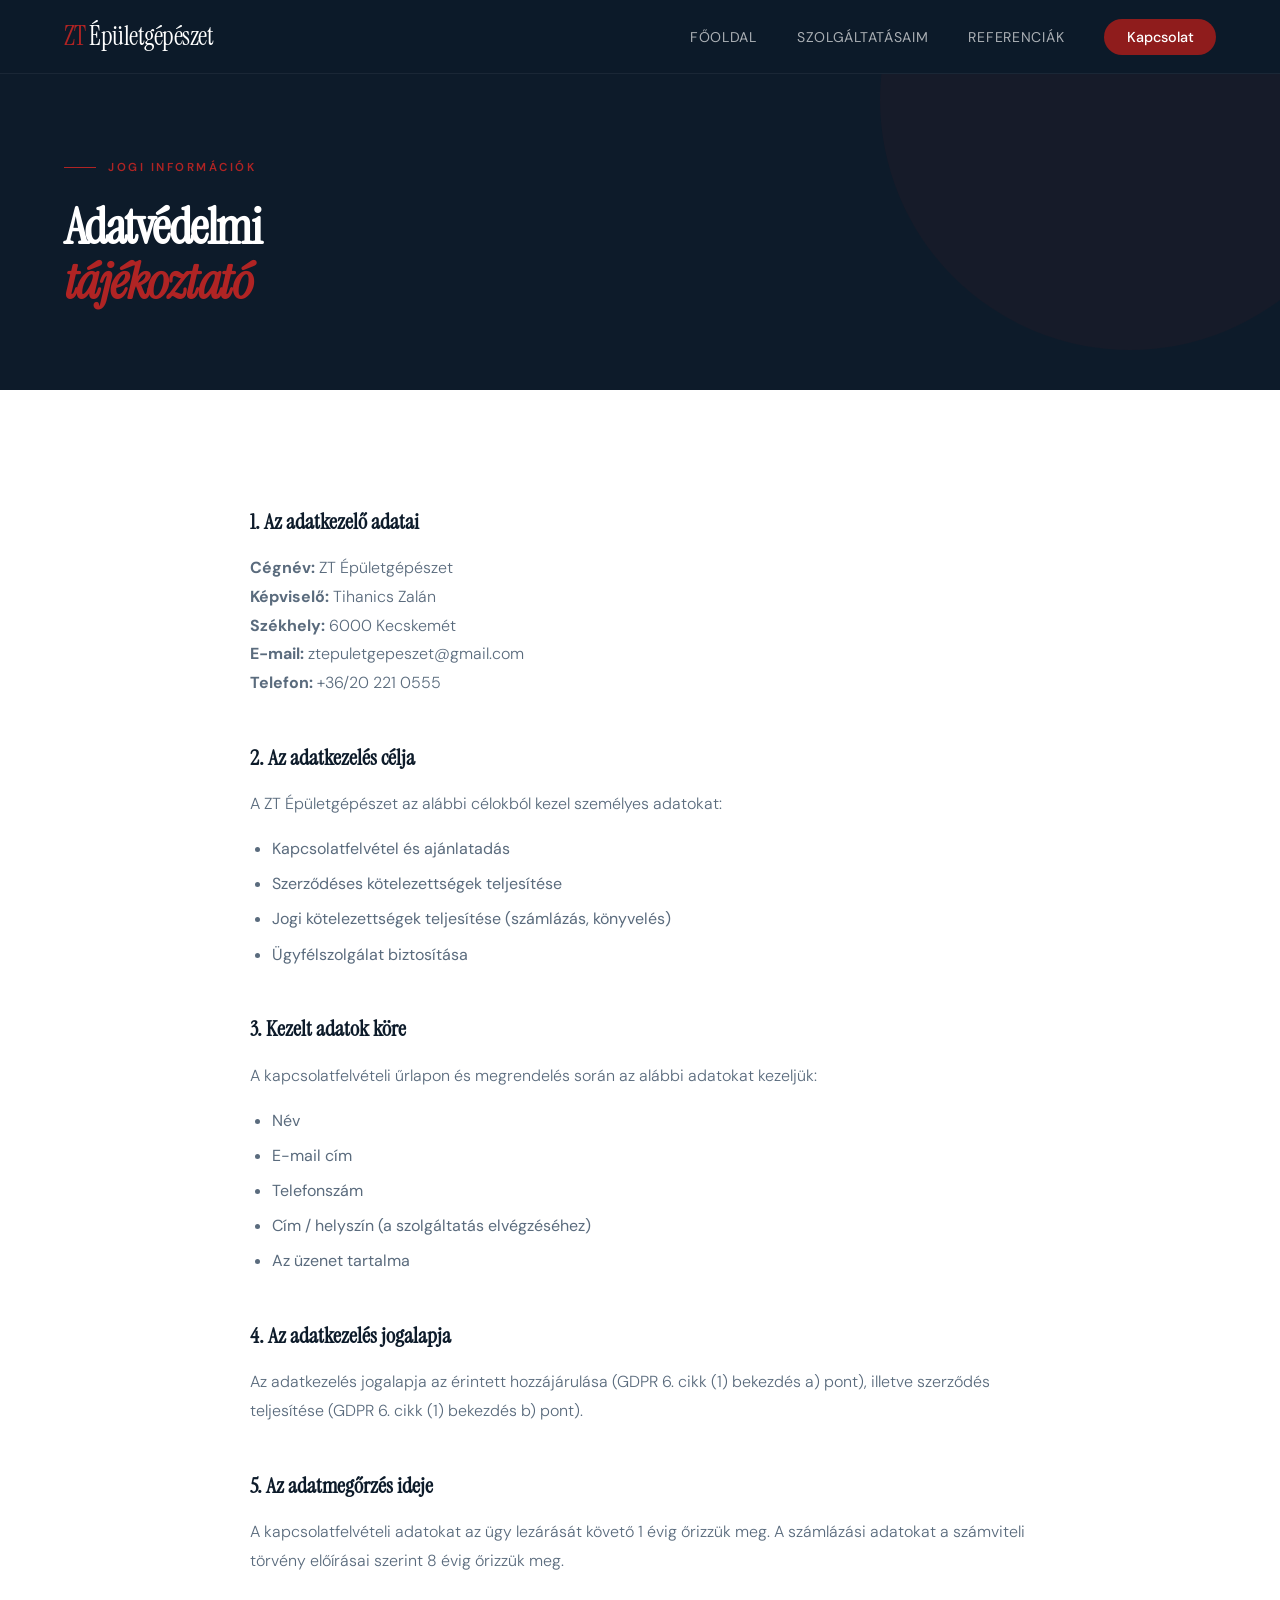
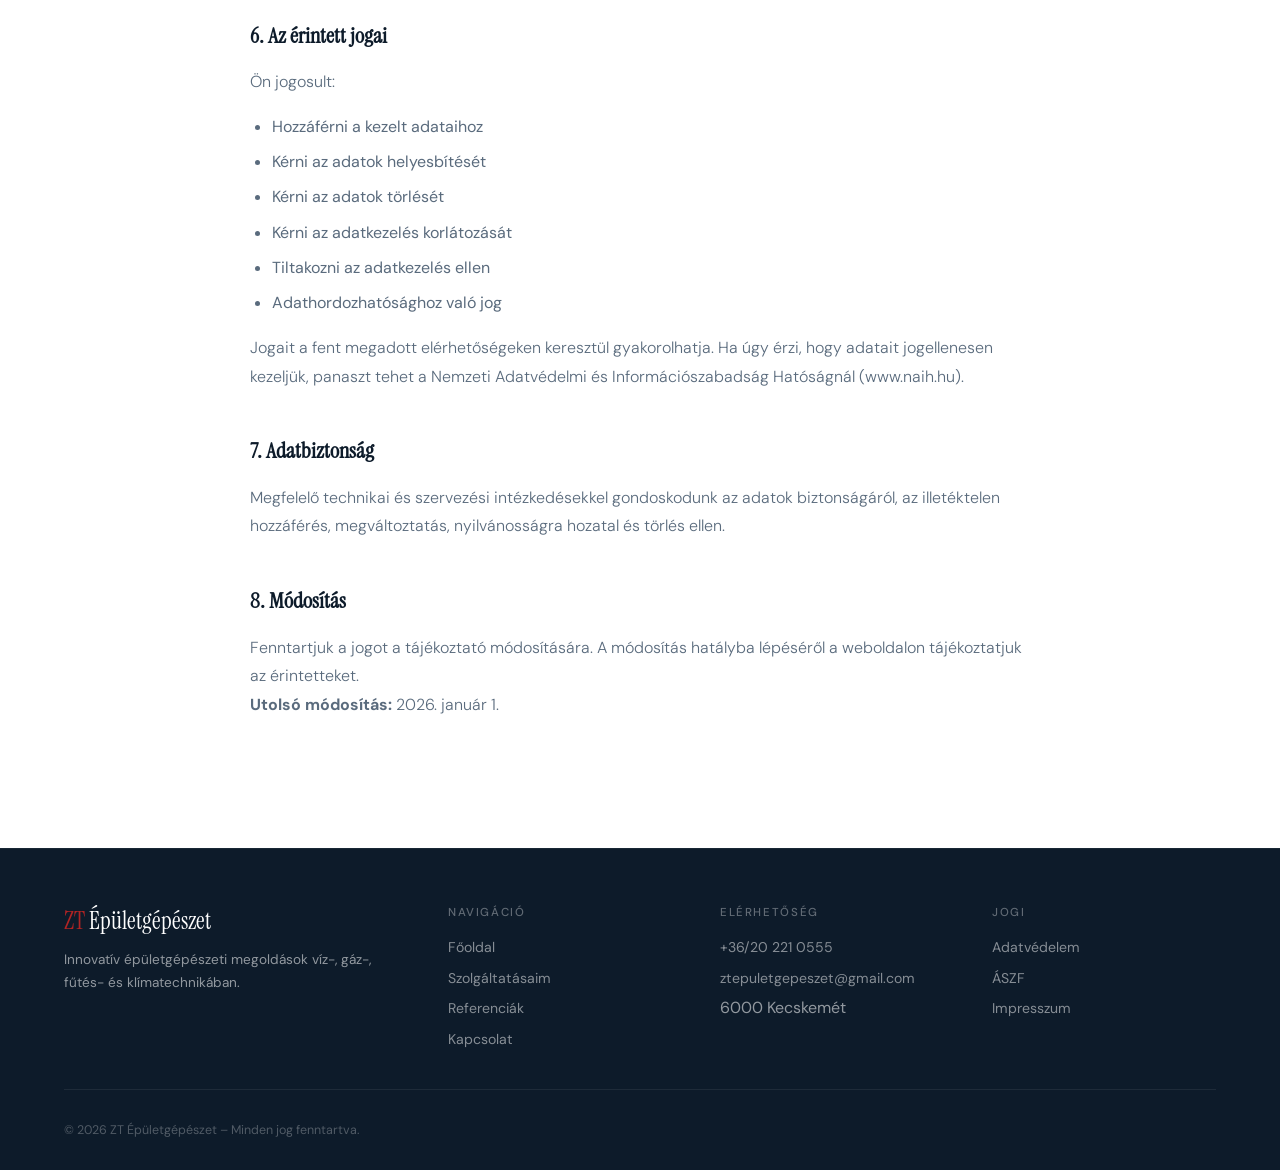
<file: adatvedelem/index.html>
<!DOCTYPE html>
<html lang="hu">
<head>
  <meta charset="UTF-8">
  <meta name="viewport" content="width=device-width, initial-scale=1.0">
  <title>Adatvédelmi tájékoztató – ZT Épületgépészet</title>
  <link rel="preconnect" href="https://fonts.googleapis.com">
  <link href="https://fonts.googleapis.com/css2?family=DM+Sans:ital,wght@0,300;0,400;0,500;0,700;1,300&family=Instrument+Serif:ital@0;1&display=swap" rel="stylesheet">
  <link rel="stylesheet" href="../assets/css/style.css">
</head>
<body>

<nav>
  <a class="nav-logo" href="../index.html"><span>ZT</span> Épületgépészet</a>
  <ul class="nav-links">
    <li><a href="../index.html">Főoldal</a></li>
    <li><a href="../szolgaltatasaim/index.html">Szolgáltatásaim</a></li>
    <li><a href="../referenciak/index.html">Referenciák</a></li>
    <li><a href="../kapcsolat/index.html" class="nav-cta">Kapcsolat</a></li>
  </ul>
  <button class="nav-hamburger" aria-label="Menü"><span></span><span></span><span></span></button>
</nav>

<div class="page-hero" style="padding-bottom:4rem">
  <div class="page-hero-blob"></div>
  <div class="container">
    <div class="eyebrow">Jogi információk</div>
    <h1>Adatvédelmi<br><em>tájékoztató</em></h1>
  </div>
</div>

<section class="section section--white">
  <div class="container">
    <div class="legal-content">

      <h2>1. Az adatkezelő adatai</h2>
      <p>
        <strong>Cégnév:</strong> ZT Épületgépészet<br>
        <strong>Képviselő:</strong> Tihanics Zalán<br>
        <strong>Székhely:</strong> 6000 Kecskemét<br>
        <strong>E-mail:</strong> ztepuletgepeszet@gmail.com<br>
        <strong>Telefon:</strong> +36/20 221 0555
      </p>

      <h2>2. Az adatkezelés célja</h2>
      <p>A ZT Épületgépészet az alábbi célokból kezel személyes adatokat:</p>
      <ul>
        <li>Kapcsolatfelvétel és ajánlatadás</li>
        <li>Szerződéses kötelezettségek teljesítése</li>
        <li>Jogi kötelezettségek teljesítése (számlázás, könyvelés)</li>
        <li>Ügyfélszolgálat biztosítása</li>
      </ul>

      <h2>3. Kezelt adatok köre</h2>
      <p>A kapcsolatfelvételi űrlapon és megrendelés során az alábbi adatokat kezeljük:</p>
      <ul>
        <li>Név</li>
        <li>E-mail cím</li>
        <li>Telefonszám</li>
        <li>Cím / helyszín (a szolgáltatás elvégzéséhez)</li>
        <li>Az üzenet tartalma</li>
      </ul>

      <h2>4. Az adatkezelés jogalapja</h2>
      <p>
        Az adatkezelés jogalapja az érintett hozzájárulása (GDPR 6. cikk (1) bekezdés a) pont),
        illetve szerződés teljesítése (GDPR 6. cikk (1) bekezdés b) pont).
      </p>

      <h2>5. Az adatmegőrzés ideje</h2>
      <p>
        A kapcsolatfelvételi adatokat az ügy lezárását követő 1 évig őrizzük meg.
        A számlázási adatokat a számviteli törvény előírásai szerint 8 évig őrizzük meg.
      </p>

      <h2>6. Az érintett jogai</h2>
      <p>Ön jogosult:</p>
      <ul>
        <li>Hozzáférni a kezelt adataihoz</li>
        <li>Kérni az adatok helyesbítését</li>
        <li>Kérni az adatok törlését</li>
        <li>Kérni az adatkezelés korlátozását</li>
        <li>Tiltakozni az adatkezelés ellen</li>
        <li>Adathordozhatósághoz való jog</li>
      </ul>
      <p>
        Jogait a fent megadott elérhetőségeken keresztül gyakorolhatja.
        Ha úgy érzi, hogy adatait jogellenesen kezeljük, panaszt tehet a Nemzeti Adatvédelmi
        és Információszabadság Hatóságnál (www.naih.hu).
      </p>

      <h2>7. Adatbiztonság</h2>
      <p>
        Megfelelő technikai és szervezési intézkedésekkel gondoskodunk az adatok biztonságáról,
        az illetéktelen hozzáférés, megváltoztatás, nyilvánosságra hozatal és törlés ellen.
      </p>

      <h2>8. Módosítás</h2>
      <p>
        Fenntartjuk a jogot a tájékoztató módosítására. A módosítás hatályba lépéséről
        a weboldalon tájékoztatjuk az érintetteket.<br>
        <strong>Utolsó módosítás:</strong> 2026. január 1.
      </p>

    </div>
  </div>
</section>

<footer>
  <div class="container">
    <div class="footer-top">
      <div>
        <a class="footer-brand-logo" href="../index.html"><span>ZT</span> Épületgépészet</a>
        <p class="footer-brand-desc">Innovatív épületgépészeti megoldások víz-, gáz-, fűtés- és klímatechnikában.</p>
      </div>
      <div>
        <div class="footer-col-title">Navigáció</div>
        <ul class="footer-col-links">
          <li><a href="../index.html">Főoldal</a></li>
          <li><a href="../szolgaltatasaim/index.html">Szolgáltatásaim</a></li>
          <li><a href="../referenciak/index.html">Referenciák</a></li>
          <li><a href="../kapcsolat/index.html">Kapcsolat</a></li>
        </ul>
      </div>
      <div>
        <div class="footer-col-title">Elérhetőség</div>
        <ul class="footer-col-links">
          <li><a href="tel:+36202210555">+36/20 221 0555</a></li>
          <li><a href="mailto:ztepuletgepeszet@gmail.com">ztepuletgepeszet@gmail.com</a></li>
          <li>6000 Kecskemét</li>
        </ul>
      </div>
      <div>
        <div class="footer-col-title">Jogi</div>
        <ul class="footer-col-links">
          <li><a href="index.html">Adatvédelem</a></li>
          <li><a href="../aszf/index.html">ÁSZF</a></li>
          <li><a href="../impresszum/index.html">Impresszum</a></li>
        </ul>
      </div>
    </div>
    <div class="footer-bottom">
      <span>© 2026 ZT Épületgépészet – Minden jog fenntartva.</span>
    </div>
  </div>
</footer>

<script src="../assets/js/main.js"></script>
</body>
</html>
</file>
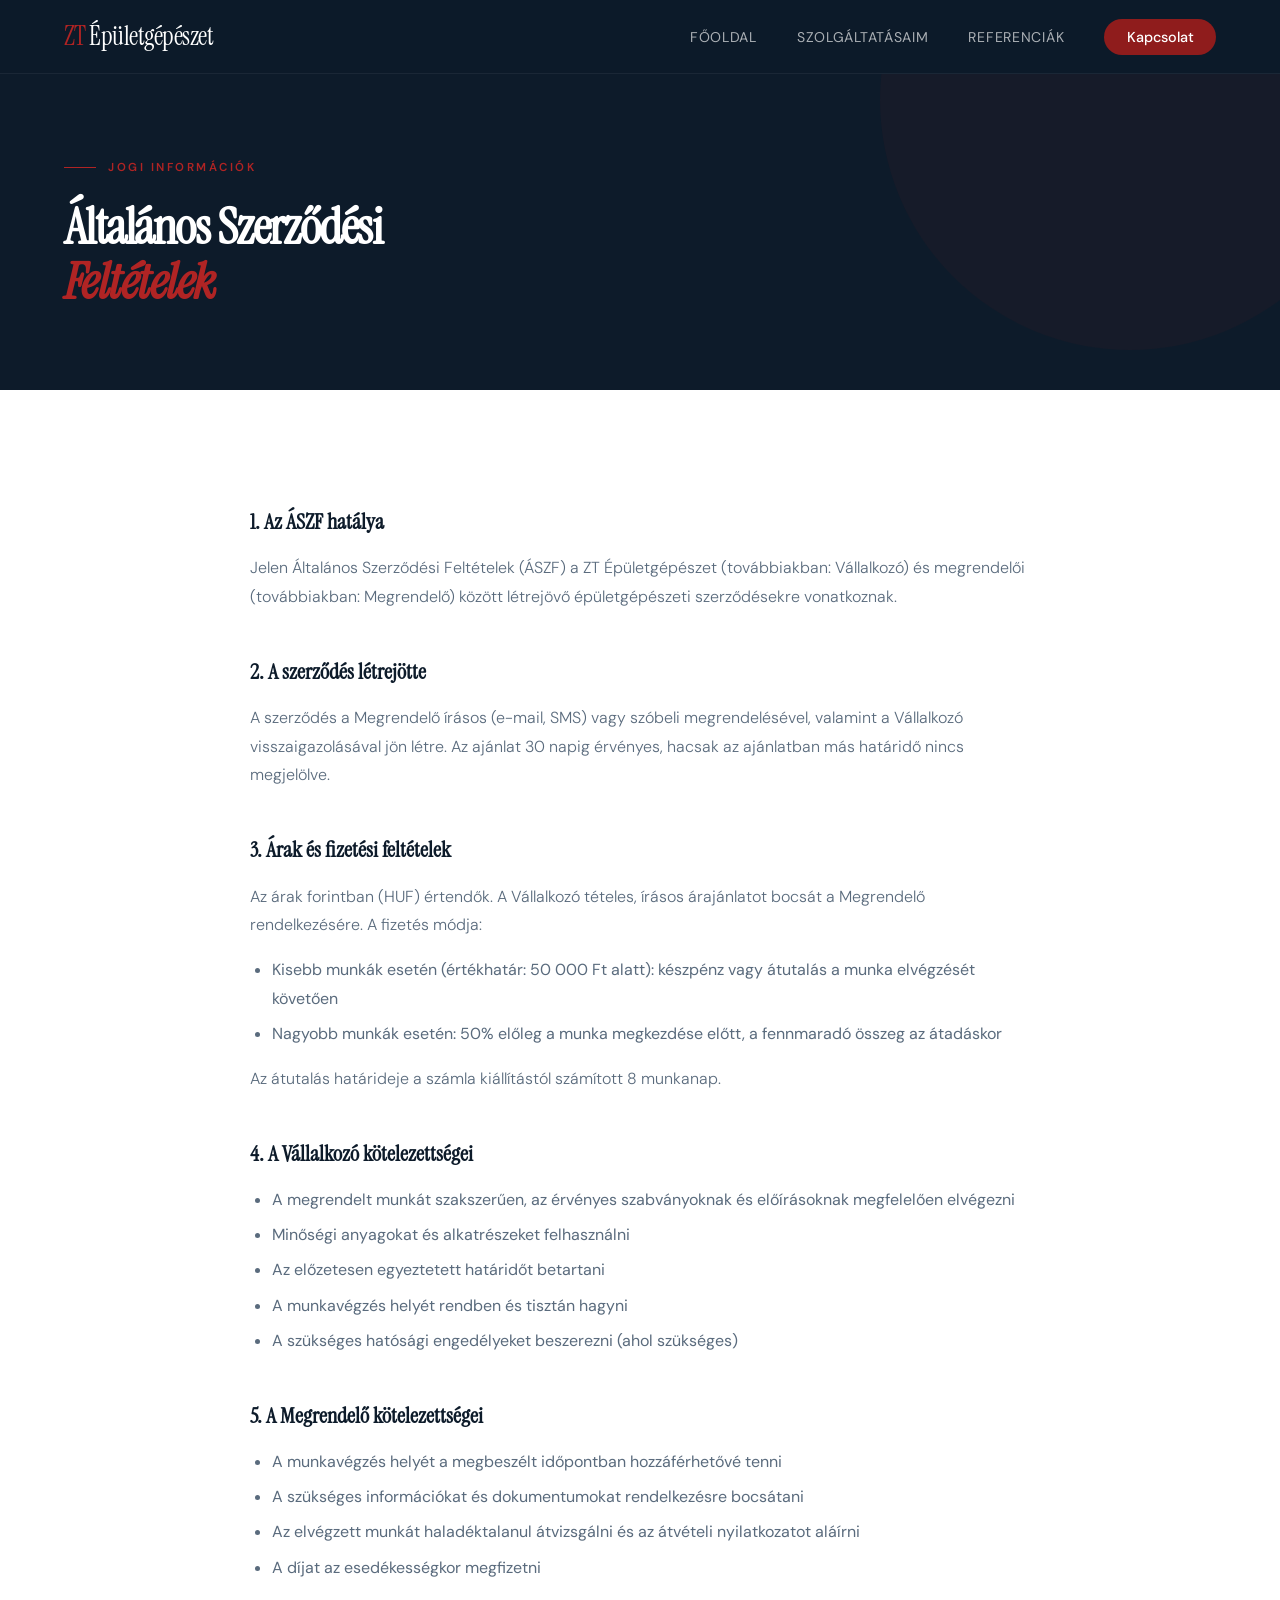
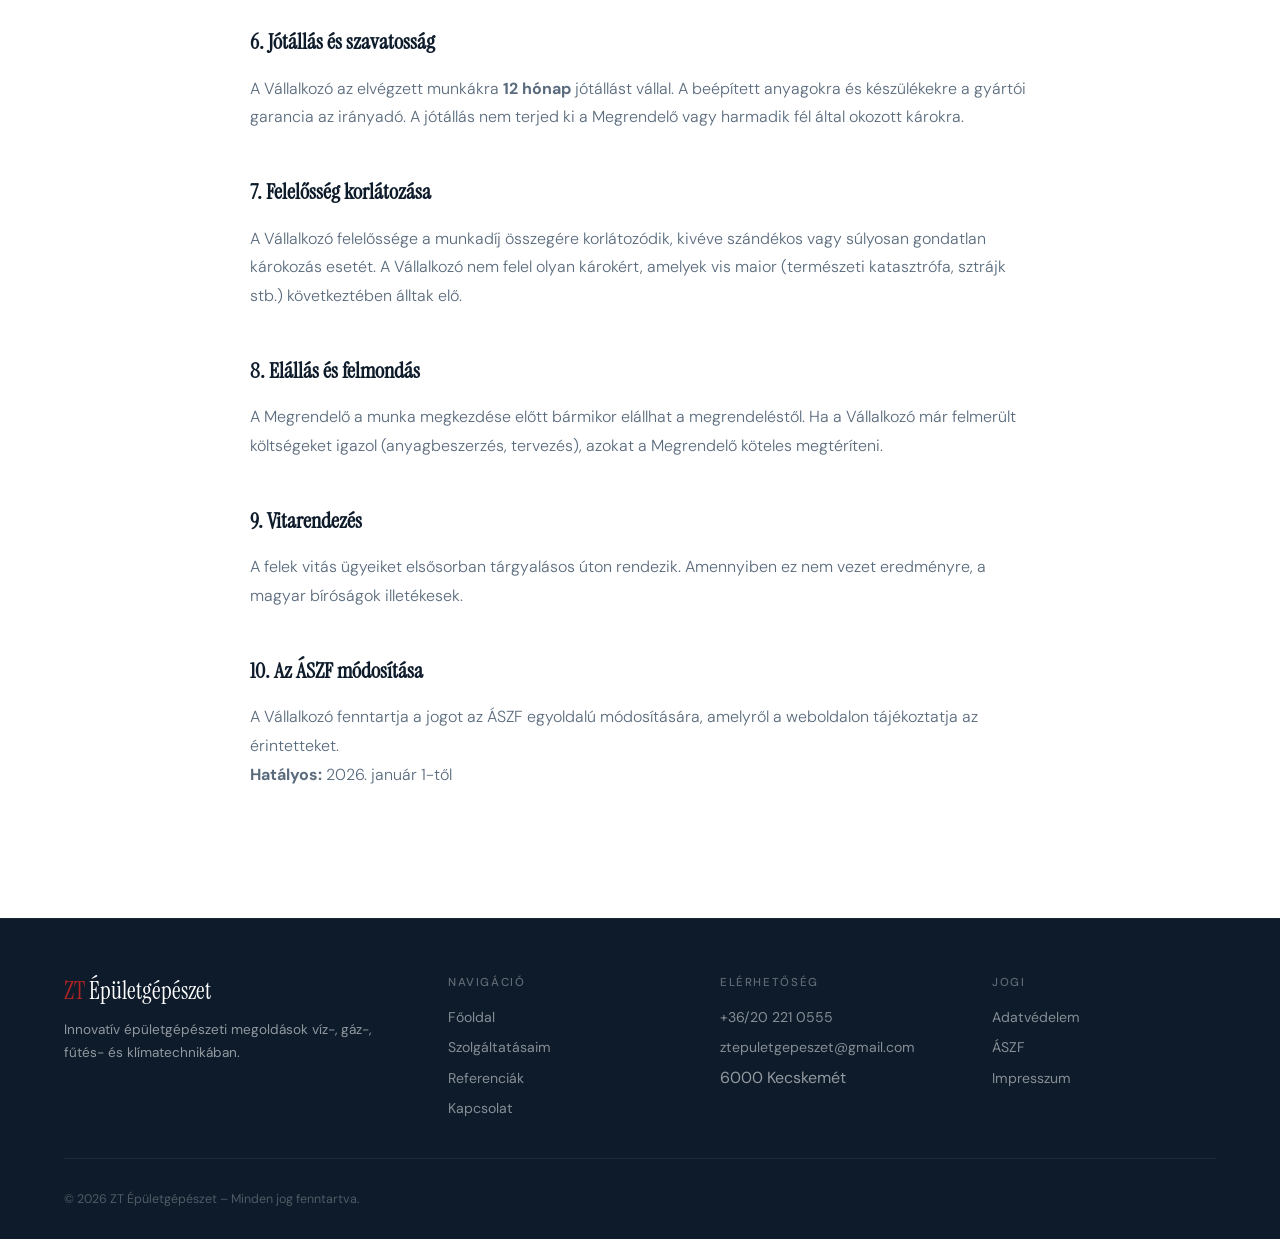
<file: aszf/index.html>
<!DOCTYPE html>
<html lang="hu">
<head>
  <meta charset="UTF-8">
  <meta name="viewport" content="width=device-width, initial-scale=1.0">
  <title>Általános Szerződési Feltételek – ZT Épületgépészet</title>
  <link rel="preconnect" href="https://fonts.googleapis.com">
  <link href="https://fonts.googleapis.com/css2?family=DM+Sans:ital,wght@0,300;0,400;0,500;0,700;1,300&family=Instrument+Serif:ital@0;1&display=swap" rel="stylesheet">
  <link rel="stylesheet" href="../assets/css/style.css">
</head>
<body>

<nav>
  <a class="nav-logo" href="../index.html"><span>ZT</span> Épületgépészet</a>
  <ul class="nav-links">
    <li><a href="../index.html">Főoldal</a></li>
    <li><a href="../szolgaltatasaim/index.html">Szolgáltatásaim</a></li>
    <li><a href="../referenciak/index.html">Referenciák</a></li>
    <li><a href="../kapcsolat/index.html" class="nav-cta">Kapcsolat</a></li>
  </ul>
  <button class="nav-hamburger" aria-label="Menü"><span></span><span></span><span></span></button>
</nav>

<div class="page-hero" style="padding-bottom:4rem">
  <div class="page-hero-blob"></div>
  <div class="container">
    <div class="eyebrow">Jogi információk</div>
    <h1>Általános Szerződési<br><em>Feltételek</em></h1>
  </div>
</div>

<section class="section section--white">
  <div class="container">
    <div class="legal-content">

      <h2>1. Az ÁSZF hatálya</h2>
      <p>
        Jelen Általános Szerződési Feltételek (ÁSZF) a ZT Épületgépészet (továbbiakban: Vállalkozó) és
        megrendelői (továbbiakban: Megrendelő) között létrejövő épületgépészeti szerződésekre vonatkoznak.
      </p>

      <h2>2. A szerződés létrejötte</h2>
      <p>
        A szerződés a Megrendelő írásos (e-mail, SMS) vagy szóbeli megrendelésével, valamint a Vállalkozó
        visszaigazolásával jön létre. Az ajánlat 30 napig érvényes, hacsak az ajánlatban más határidő
        nincs megjelölve.
      </p>

      <h2>3. Árak és fizetési feltételek</h2>
      <p>
        Az árak forintban (HUF) értendők. A Vállalkozó tételes, írásos árajánlatot bocsát a Megrendelő
        rendelkezésére. A fizetés módja:
      </p>
      <ul>
        <li>Kisebb munkák esetén (értékhatár: 50 000 Ft alatt): készpénz vagy átutalás a munka elvégzését követően</li>
        <li>Nagyobb munkák esetén: 50% előleg a munka megkezdése előtt, a fennmaradó összeg az átadáskor</li>
      </ul>
      <p>Az átutalás határideje a számla kiállítástól számított 8 munkanap.</p>

      <h2>4. A Vállalkozó kötelezettségei</h2>
      <ul>
        <li>A megrendelt munkát szakszerűen, az érvényes szabványoknak és előírásoknak megfelelően elvégezni</li>
        <li>Minőségi anyagokat és alkatrészeket felhasználni</li>
        <li>Az előzetesen egyeztetett határidőt betartani</li>
        <li>A munkavégzés helyét rendben és tisztán hagyni</li>
        <li>A szükséges hatósági engedélyeket beszerezni (ahol szükséges)</li>
      </ul>

      <h2>5. A Megrendelő kötelezettségei</h2>
      <ul>
        <li>A munkavégzés helyét a megbeszélt időpontban hozzáférhetővé tenni</li>
        <li>A szükséges információkat és dokumentumokat rendelkezésre bocsátani</li>
        <li>Az elvégzett munkát haladéktalanul átvizsgálni és az átvételi nyilatkozatot aláírni</li>
        <li>A díjat az esedékességkor megfizetni</li>
      </ul>

      <h2>6. Jótállás és szavatosság</h2>
      <p>
        A Vállalkozó az elvégzett munkákra <strong>12 hónap</strong> jótállást vállal. A beépített anyagokra és
        készülékekre a gyártói garancia az irányadó. A jótállás nem terjed ki a Megrendelő
        vagy harmadik fél által okozott károkra.
      </p>

      <h2>7. Felelősség korlátozása</h2>
      <p>
        A Vállalkozó felelőssége a munkadíj összegére korlátozódik, kivéve szándékos vagy súlyosan
        gondatlan károkozás esetét. A Vállalkozó nem felel olyan károkért, amelyek vis maior
        (természeti katasztrófa, sztrájk stb.) következtében álltak elő.
      </p>

      <h2>8. Elállás és felmondás</h2>
      <p>
        A Megrendelő a munka megkezdése előtt bármikor elállhat a megrendeléstől.
        Ha a Vállalkozó már felmerült költségeket igazol (anyagbeszerzés, tervezés),
        azokat a Megrendelő köteles megtéríteni.
      </p>

      <h2>9. Vitarendezés</h2>
      <p>
        A felek vitás ügyeiket elsősorban tárgyalásos úton rendezik. Amennyiben ez nem vezet
        eredményre, a magyar bíróságok illetékesek.
      </p>

      <h2>10. Az ÁSZF módosítása</h2>
      <p>
        A Vállalkozó fenntartja a jogot az ÁSZF egyoldalú módosítására, amelyről a weboldalon
        tájékoztatja az érintetteket.<br>
        <strong>Hatályos:</strong> 2026. január 1-től
      </p>

    </div>
  </div>
</section>

<footer>
  <div class="container">
    <div class="footer-top">
      <div>
        <a class="footer-brand-logo" href="../index.html"><span>ZT</span> Épületgépészet</a>
        <p class="footer-brand-desc">Innovatív épületgépészeti megoldások víz-, gáz-, fűtés- és klímatechnikában.</p>
      </div>
      <div>
        <div class="footer-col-title">Navigáció</div>
        <ul class="footer-col-links">
          <li><a href="../index.html">Főoldal</a></li>
          <li><a href="../szolgaltatasaim/index.html">Szolgáltatásaim</a></li>
          <li><a href="../referenciak/index.html">Referenciák</a></li>
          <li><a href="../kapcsolat/index.html">Kapcsolat</a></li>
        </ul>
      </div>
      <div>
        <div class="footer-col-title">Elérhetőség</div>
        <ul class="footer-col-links">
          <li><a href="tel:+36202210555">+36/20 221 0555</a></li>
          <li><a href="mailto:ztepuletgepeszet@gmail.com">ztepuletgepeszet@gmail.com</a></li>
          <li>6000 Kecskemét</li>
        </ul>
      </div>
      <div>
        <div class="footer-col-title">Jogi</div>
        <ul class="footer-col-links">
          <li><a href="../adatvedelem/index.html">Adatvédelem</a></li>
          <li><a href="index.html">ÁSZF</a></li>
          <li><a href="../impresszum/index.html">Impresszum</a></li>
        </ul>
      </div>
    </div>
    <div class="footer-bottom">
      <span>© 2026 ZT Épületgépészet – Minden jog fenntartva.</span>
    </div>
  </div>
</footer>

<script src="../assets/js/main.js"></script>
</body>
</html>
</file>
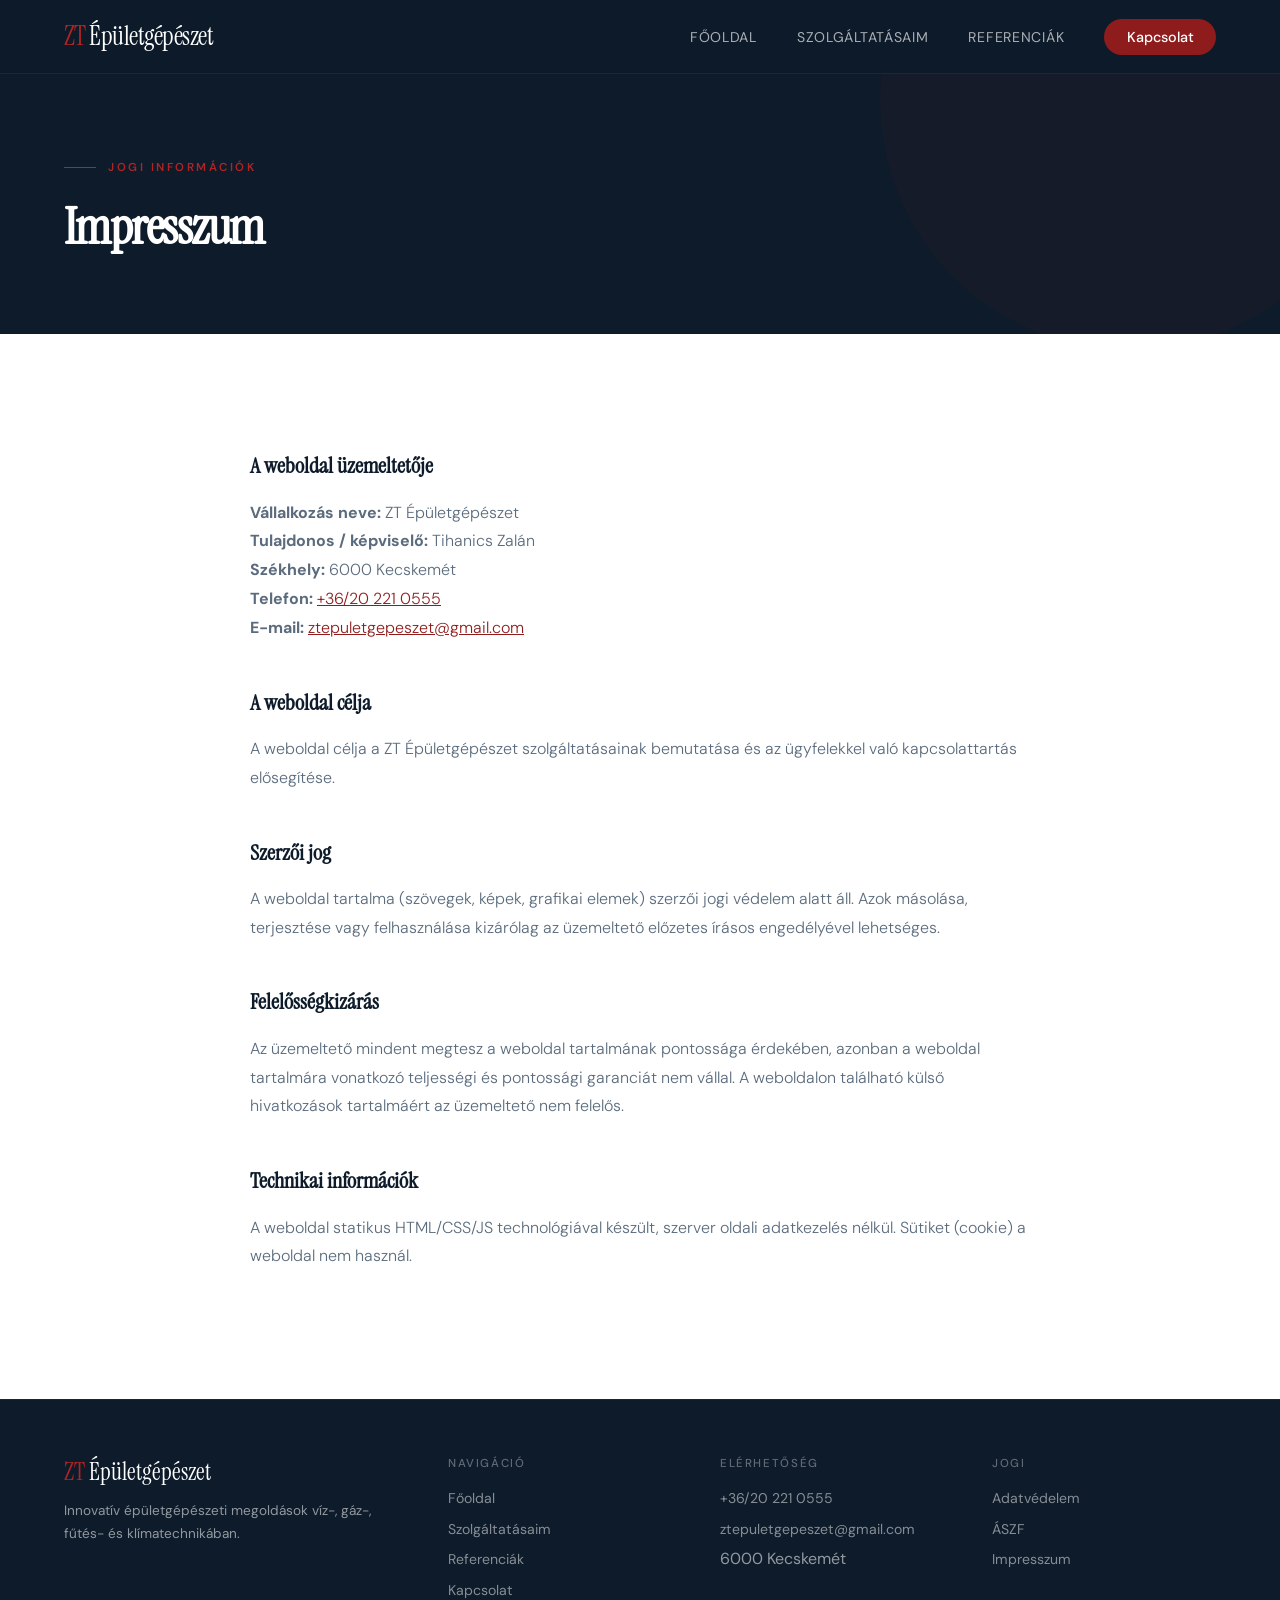
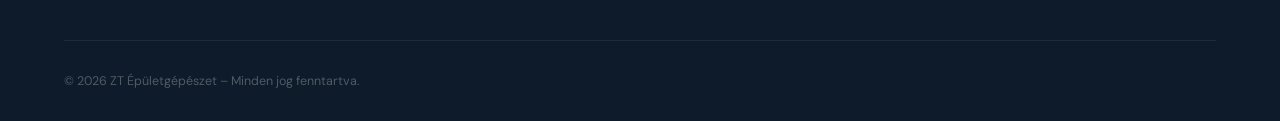
<file: impresszum/index.html>
<!DOCTYPE html>
<html lang="hu">
<head>
  <meta charset="UTF-8">
  <meta name="viewport" content="width=device-width, initial-scale=1.0">
  <title>Impresszum – ZT Épületgépészet</title>
  <link rel="preconnect" href="https://fonts.googleapis.com">
  <link href="https://fonts.googleapis.com/css2?family=DM+Sans:ital,wght@0,300;0,400;0,500;0,700;1,300&family=Instrument+Serif:ital@0;1&display=swap" rel="stylesheet">
  <link rel="stylesheet" href="../assets/css/style.css">
</head>
<body>

<nav>
  <a class="nav-logo" href="../index.html"><span>ZT</span> Épületgépészet</a>
  <ul class="nav-links">
    <li><a href="../index.html">Főoldal</a></li>
    <li><a href="../szolgaltatasaim/index.html">Szolgáltatásaim</a></li>
    <li><a href="../referenciak/index.html">Referenciák</a></li>
    <li><a href="../kapcsolat/index.html" class="nav-cta">Kapcsolat</a></li>
  </ul>
  <button class="nav-hamburger" aria-label="Menü"><span></span><span></span><span></span></button>
</nav>

<div class="page-hero" style="padding-bottom:4rem">
  <div class="page-hero-blob"></div>
  <div class="container">
    <div class="eyebrow">Jogi információk</div>
    <h1>Impresszum</h1>
  </div>
</div>

<section class="section section--white">
  <div class="container">
    <div class="legal-content">

      <h2>A weboldal üzemeltetője</h2>
      <p>
        <strong>Vállalkozás neve:</strong> ZT Épületgépészet<br>
        <strong>Tulajdonos / képviselő:</strong> Tihanics Zalán<br>
        <strong>Székhely:</strong> 6000 Kecskemét<br>
        <strong>Telefon:</strong> <a href="tel:+36202210555">+36/20 221 0555</a><br>
        <strong>E-mail:</strong> <a href="mailto:ztepuletgepeszet@gmail.com">ztepuletgepeszet@gmail.com</a>
      </p>

      <h2>A weboldal célja</h2>
      <p>
        A weboldal célja a ZT Épületgépészet szolgáltatásainak bemutatása és az ügyfelekkel
        való kapcsolattartás elősegítése.
      </p>

      <h2>Szerzői jog</h2>
      <p>
        A weboldal tartalma (szövegek, képek, grafikai elemek) szerzői jogi védelem alatt áll.
        Azok másolása, terjesztése vagy felhasználása kizárólag az üzemeltető előzetes írásos
        engedélyével lehetséges.
      </p>

      <h2>Felelősségkizárás</h2>
      <p>
        Az üzemeltető mindent megtesz a weboldal tartalmának pontossága érdekében, azonban
        a weboldal tartalmára vonatkozó teljességi és pontossági garanciát nem vállal.
        A weboldalon található külső hivatkozások tartalmáért az üzemeltető nem felelős.
      </p>

      <h2>Technikai információk</h2>
      <p>
        A weboldal statikus HTML/CSS/JS technológiával készült, szerver oldali adatkezelés nélkül.
        Sütiket (cookie) a weboldal nem használ.
      </p>

    </div>
  </div>
</section>

<footer>
  <div class="container">
    <div class="footer-top">
      <div>
        <a class="footer-brand-logo" href="../index.html"><span>ZT</span> Épületgépészet</a>
        <p class="footer-brand-desc">Innovatív épületgépészeti megoldások víz-, gáz-, fűtés- és klímatechnikában.</p>
      </div>
      <div>
        <div class="footer-col-title">Navigáció</div>
        <ul class="footer-col-links">
          <li><a href="../index.html">Főoldal</a></li>
          <li><a href="../szolgaltatasaim/index.html">Szolgáltatásaim</a></li>
          <li><a href="../referenciak/index.html">Referenciák</a></li>
          <li><a href="../kapcsolat/index.html">Kapcsolat</a></li>
        </ul>
      </div>
      <div>
        <div class="footer-col-title">Elérhetőség</div>
        <ul class="footer-col-links">
          <li><a href="tel:+36202210555">+36/20 221 0555</a></li>
          <li><a href="mailto:ztepuletgepeszet@gmail.com">ztepuletgepeszet@gmail.com</a></li>
          <li>6000 Kecskemét</li>
        </ul>
      </div>
      <div>
        <div class="footer-col-title">Jogi</div>
        <ul class="footer-col-links">
          <li><a href="../adatvedelem/index.html">Adatvédelem</a></li>
          <li><a href="../aszf/index.html">ÁSZF</a></li>
          <li><a href="index.html">Impresszum</a></li>
        </ul>
      </div>
    </div>
    <div class="footer-bottom">
      <span>© 2026 ZT Épületgépészet – Minden jog fenntartva.</span>
    </div>
  </div>
</footer>

<script src="../assets/js/main.js"></script>
</body>
</html>
</file>
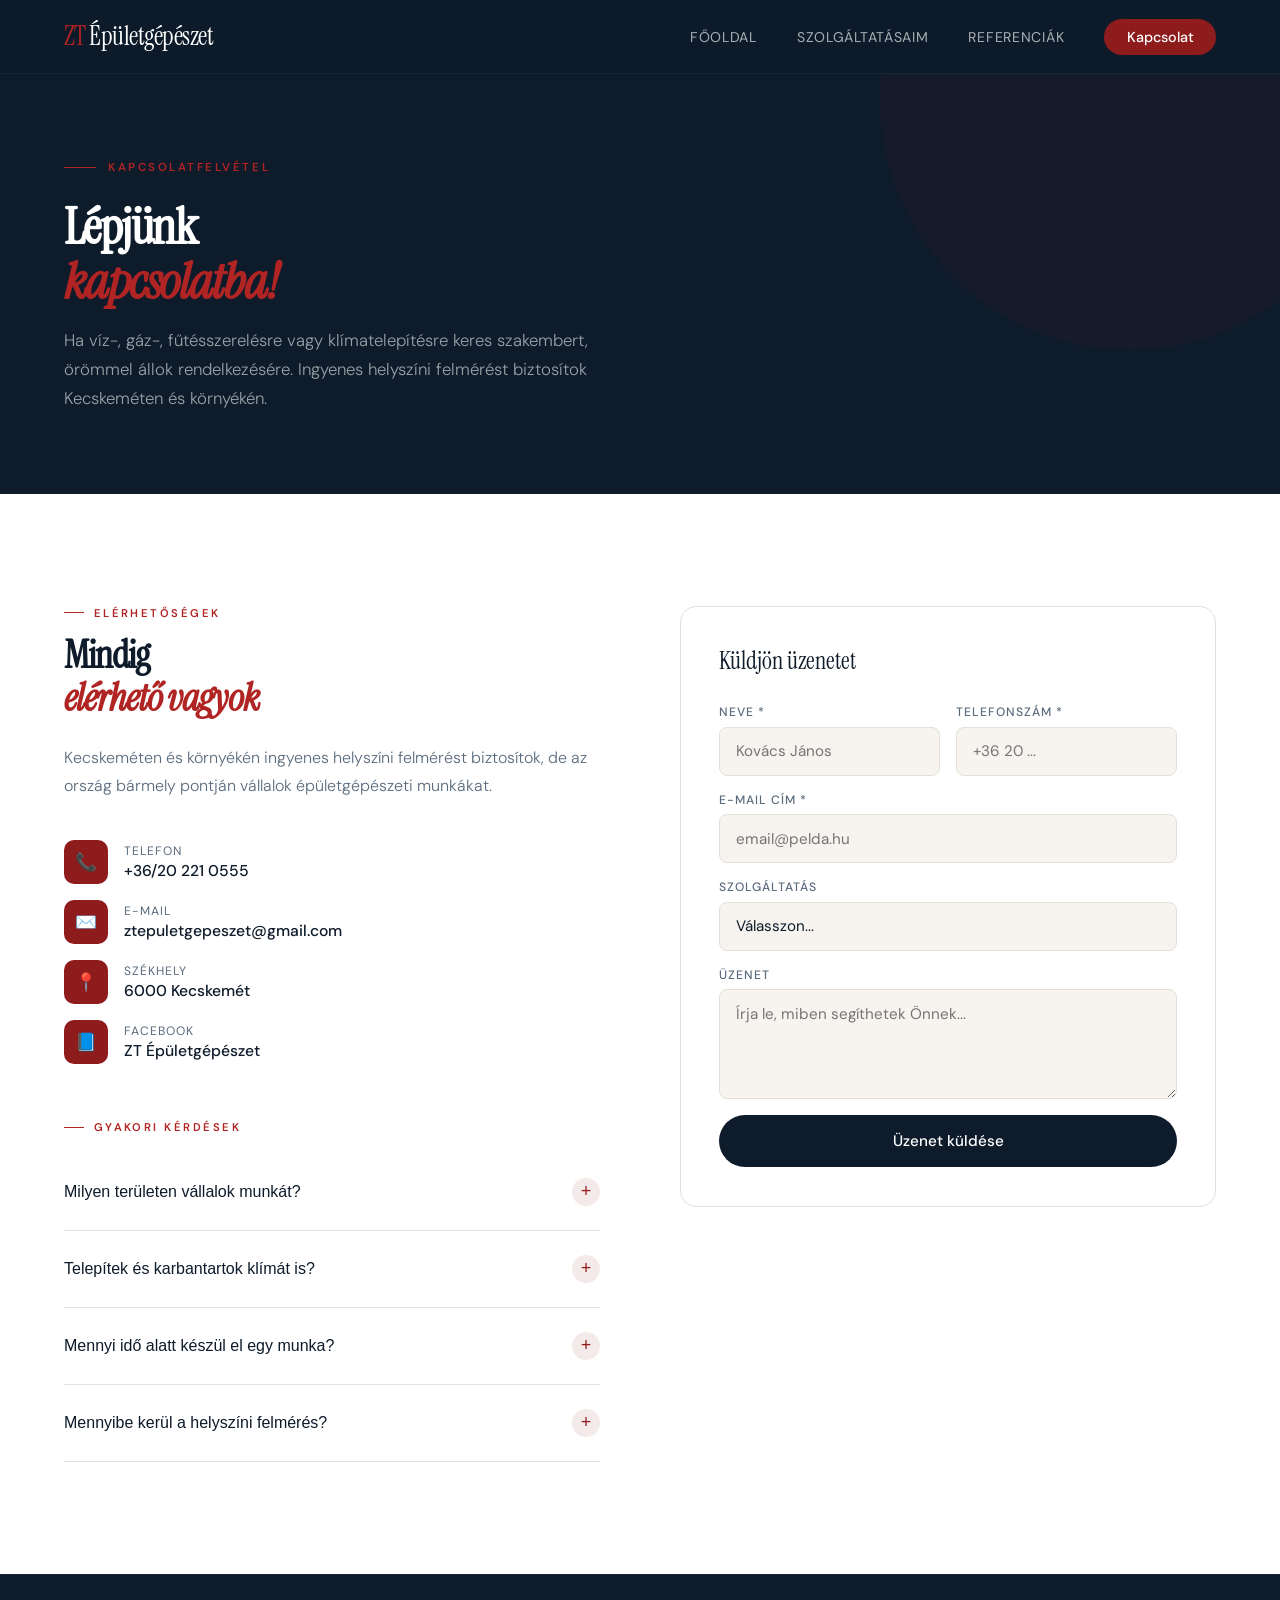
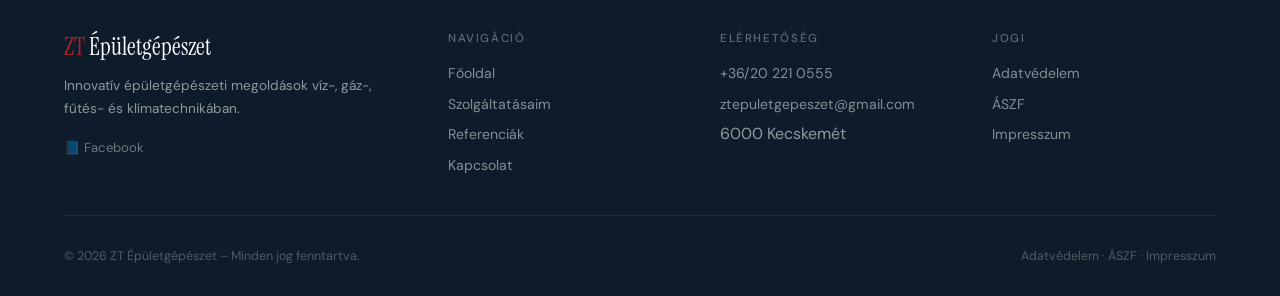
<file: kapcsolat/index.html>
<!DOCTYPE html>
<html lang="hu">
<head>
  <meta charset="UTF-8">
  <meta name="viewport" content="width=device-width, initial-scale=1.0">
  <title>Kapcsolat – ZT Épületgépészet</title>
  <meta name="description" content="Vegye fel a kapcsolatot ZT Épületgépészettel! Ingyenes helyszíni felmérés Kecskeméten. +36/20 221 0555">
  <link rel="preconnect" href="https://fonts.googleapis.com">
  <link href="https://fonts.googleapis.com/css2?family=DM+Sans:ital,wght@0,300;0,400;0,500;0,700;1,300&family=Instrument+Serif:ital@0;1&display=swap" rel="stylesheet">
  <link rel="stylesheet" href="../assets/css/style.css">
  <style>
    .reveal { opacity: 0; transform: translateY(20px); transition: opacity 0.6s, transform 0.6s; }
    .reveal.revealed { opacity: 1; transform: none; }
    .map-placeholder {
      width: 100%; height: 320px;
      background: var(--cream);
      border-radius: 12px;
      border: 1px solid var(--border);
      display: flex; align-items: center; justify-content: center;
      flex-direction: column; gap: 0.5rem;
      margin-top: 2rem;
      font-size: 2rem;
    }
    .map-placeholder p { font-size: 0.9rem; color: var(--muted); }
  </style>
</head>
<body>

<!-- NAV -->
<nav>
  <a class="nav-logo" href="../index.html"><span>ZT</span> Épületgépészet</a>
  <ul class="nav-links">
    <li><a href="../index.html">Főoldal</a></li>
    <li><a href="../szolgaltatasaim/index.html">Szolgáltatásaim</a></li>
    <li><a href="../referenciak/index.html">Referenciák</a></li>
    <li><a href="index.html" class="nav-cta active">Kapcsolat</a></li>
  </ul>
  <button class="nav-hamburger" aria-label="Menü"><span></span><span></span><span></span></button>
</nav>

<!-- PAGE HERO -->
<div class="page-hero">
  <div class="page-hero-blob"></div>
  <div class="container">
    <div class="eyebrow anim-1">Kapcsolatfelvétel</div>
    <h1 class="anim-2">Lépjünk<br><em>kapcsolatba!</em></h1>
    <p class="anim-3">Ha víz-, gáz-, fűtésszerelésre vagy klímatelepítésre keres szakembert, örömmel állok rendelkezésére. Ingyenes helyszíni felmérést biztosítok Kecskeméten és környékén.</p>
  </div>
</div>

<!-- CONTACT SECTION -->
<section class="section section--white">
  <div class="container">
    <div class="contact-grid">

      <!-- Left: Info + FAQ -->
      <div>
        <div class="section-tag reveal">Elérhetőségek</div>
        <h2 class="section-title reveal" style="margin-bottom:1.5rem">Mindig<br><em>elérhető vagyok</em></h2>
        <p class="contact-desc reveal">Kecskeméten és környékén ingyenes helyszíni felmérést biztosítok, de az ország bármely pontján vállalok épületgépészeti munkákat.</p>

        <div class="contact-info-list reveal">
          <div class="contact-info-item">
            <div class="contact-info-icon">📞</div>
            <div class="contact-info-text">
              <strong>Telefon</strong>
              <a href="tel:+36202210555">+36/20 221 0555</a>
            </div>
          </div>
          <div class="contact-info-item">
            <div class="contact-info-icon">✉️</div>
            <div class="contact-info-text">
              <strong>E-mail</strong>
              <a href="mailto:ztepuletgepeszet@gmail.com">ztepuletgepeszet@gmail.com</a>
            </div>
          </div>
          <div class="contact-info-item">
            <div class="contact-info-icon">📍</div>
            <div class="contact-info-text">
              <strong>Székhely</strong>
              <span>6000 Kecskemét</span>
            </div>
          </div>
          <div class="contact-info-item">
            <div class="contact-info-icon">📘</div>
            <div class="contact-info-text">
              <strong>Facebook</strong>
              <a href="https://www.facebook.com/profile.php?id=61583192375424" target="_blank" rel="noopener">ZT Épületgépészet</a>
            </div>
          </div>
        </div>

        <!-- FAQ -->
        <div style="margin-top:3.5rem">
          <div class="section-tag reveal" style="margin-bottom:1.25rem">Gyakori kérdések</div>
          <div class="faq-list reveal">

            <div class="faq-item">
              <button class="faq-question">
                <span class="faq-question-text">Milyen területen vállalok munkát?</span>
                <span class="faq-icon">+</span>
              </button>
              <div class="faq-answer"><div class="faq-answer-inner">
                Kecskeméten és környékén <strong>ingyenes</strong> helyszíni felmérést biztosítok,
                de az ország bármely pontján vállalok épületgépészeti kivitelezést – kisebb
                lakossági és nagyobb ipari projektek esetén is.
              </div></div>
            </div>

            <div class="faq-item">
              <button class="faq-question">
                <span class="faq-question-text">Telepítek és karbantartok klímát is?</span>
                <span class="faq-icon">+</span>
              </button>
              <div class="faq-answer"><div class="faq-answer-inner">
                Igen. Lakossági és ipari klímaberendezések telepítését, tisztítását és karbantartását
                is végzem. Segítek a megfelelő készülék kiválasztásában, és a teljes telepítést
                elvégzem a helyszínen.
              </div></div>
            </div>

            <div class="faq-item">
              <button class="faq-question">
                <span class="faq-question-text">Mennyi idő alatt készül el egy munka?</span>
                <span class="faq-icon">+</span>
              </button>
              <div class="faq-answer"><div class="faq-answer-inner">
                A kivitelezés ideje a projekt méretétől függ. Kisebb munkák általában 1–3 nap alatt,
                míg nagyobb ipari rendszerek néhány hét alatt készülnek el. Mindig előre egyeztetett
                ütemezéssel dolgozom, hogy pontosan tudja, mire számíthat.
              </div></div>
            </div>

            <div class="faq-item">
              <button class="faq-question">
                <span class="faq-question-text">Mennyibe kerül a helyszíni felmérés?</span>
                <span class="faq-icon">+</span>
              </button>
              <div class="faq-answer"><div class="faq-answer-inner">
                A helyszíni felmérés Kecskeméten és környékén teljesen <strong>ingyenes</strong>.
                A pontos ár mindig a helyszín, a rendszer mérete és az anyagigény alapján készül el,
                átlátható és tételes árajánlat formájában.
              </div></div>
            </div>

          </div>
        </div>

      </div>

      <!-- Right: Form -->
      <div class="contact-form-box reveal">
        <div class="form-title">Küldjön üzenetet</div>
        <form id="contact-form" novalidate>
          <div class="form-row">
            <div class="form-group">
              <label for="nev">Neve *</label>
              <input type="text" id="nev" name="nev" placeholder="Kovács János" required>
            </div>
            <div class="form-group">
              <label for="tel">Telefonszám *</label>
              <input type="tel" id="tel" name="tel" placeholder="+36 20 ...">
            </div>
          </div>
          <div class="form-group">
            <label for="email">E-mail cím *</label>
            <input type="email" id="email" name="email" placeholder="email@pelda.hu" required>
          </div>
          <div class="form-group">
            <label for="szolg">Szolgáltatás</label>
            <select id="szolg" name="szolgaltatas">
              <option value="">Válasszon...</option>
              <option value="viz">Vízszerelés</option>
              <option value="futes">Fűtésszerelés</option>
              <option value="gaz">Gázszerelés</option>
              <option value="klima">Klímaszerelés</option>
              <option value="egyeb">Egyéb</option>
            </select>
          </div>
          <div class="form-group">
            <label for="uzenet">Üzenet</label>
            <textarea id="uzenet" name="uzenet" placeholder="Írja le, miben segíthetek Önnek..."></textarea>
          </div>
          <button type="submit" class="form-submit">Üzenet küldése</button>
        </form>
      </div>

    </div>
  </div>
</section>

<!-- FOOTER -->
<footer>
  <div class="container">
    <div class="footer-top">
      <div>
        <a class="footer-brand-logo" href="../index.html"><span>ZT</span> Épületgépészet</a>
        <p class="footer-brand-desc">Innovatív épületgépészeti megoldások víz-, gáz-, fűtés- és klímatechnikában.</p>
        <div class="footer-social"><a href="https://www.facebook.com/profile.php?id=61583192375424" target="_blank" rel="noopener">📘 Facebook</a></div>
      </div>
      <div>
        <div class="footer-col-title">Navigáció</div>
        <ul class="footer-col-links">
          <li><a href="../index.html">Főoldal</a></li>
          <li><a href="../szolgaltatasaim/index.html">Szolgáltatásaim</a></li>
          <li><a href="../referenciak/index.html">Referenciák</a></li>
          <li><a href="index.html">Kapcsolat</a></li>
        </ul>
      </div>
      <div>
        <div class="footer-col-title">Elérhetőség</div>
        <ul class="footer-col-links">
          <li><a href="tel:+36202210555">+36/20 221 0555</a></li>
          <li><a href="mailto:ztepuletgepeszet@gmail.com">ztepuletgepeszet@gmail.com</a></li>
          <li>6000 Kecskemét</li>
        </ul>
      </div>
      <div>
        <div class="footer-col-title">Jogi</div>
        <ul class="footer-col-links">
          <li><a href="../adatvedelem/index.html">Adatvédelem</a></li>
          <li><a href="../aszf/index.html">ÁSZF</a></li>
          <li><a href="../impresszum/index.html">Impresszum</a></li>
        </ul>
      </div>
    </div>
    <div class="footer-bottom">
      <span>© 2026 ZT Épületgépészet – Minden jog fenntartva.</span>
      <span><a href="../adatvedelem/index.html">Adatvédelem</a> · <a href="../aszf/index.html">ÁSZF</a> · <a href="../impresszum/index.html">Impresszum</a></span>
    </div>
  </div>
</footer>

<script src="../assets/js/main.js"></script>
</body>
</html>
</file>
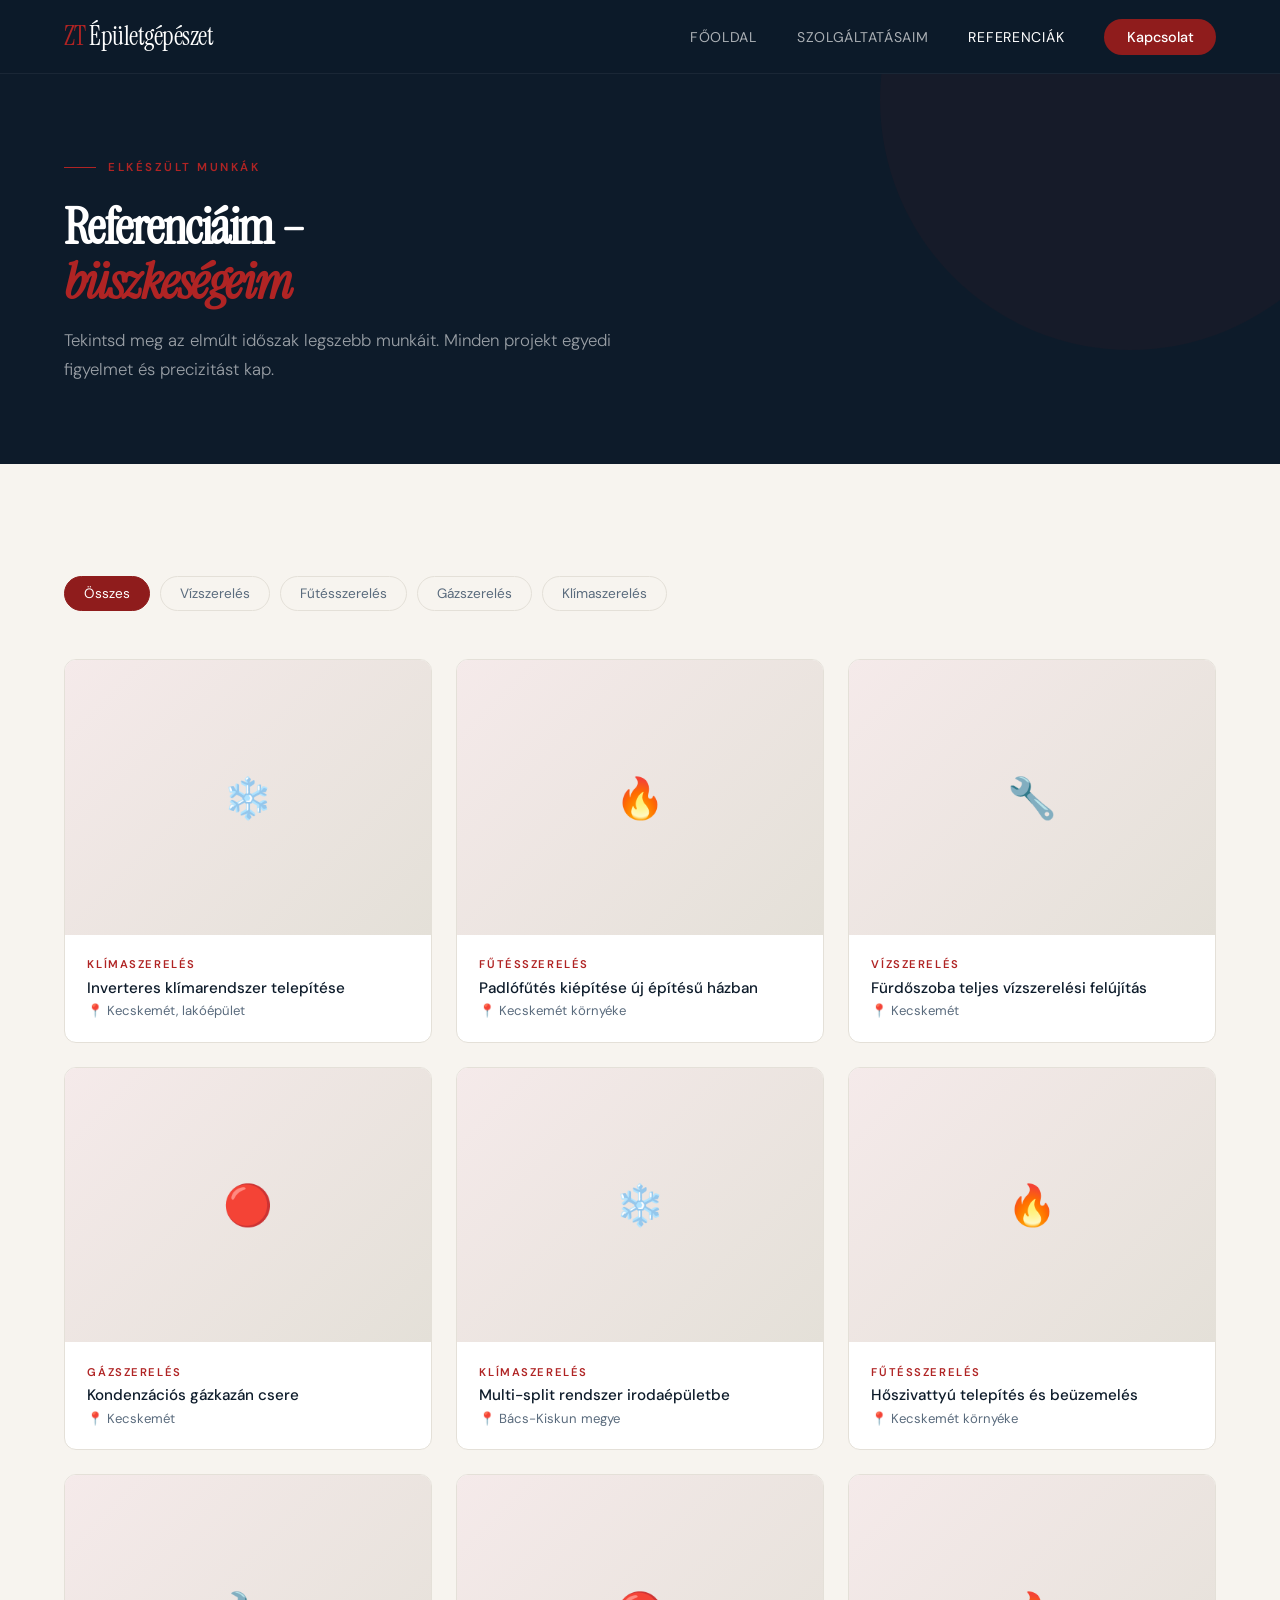
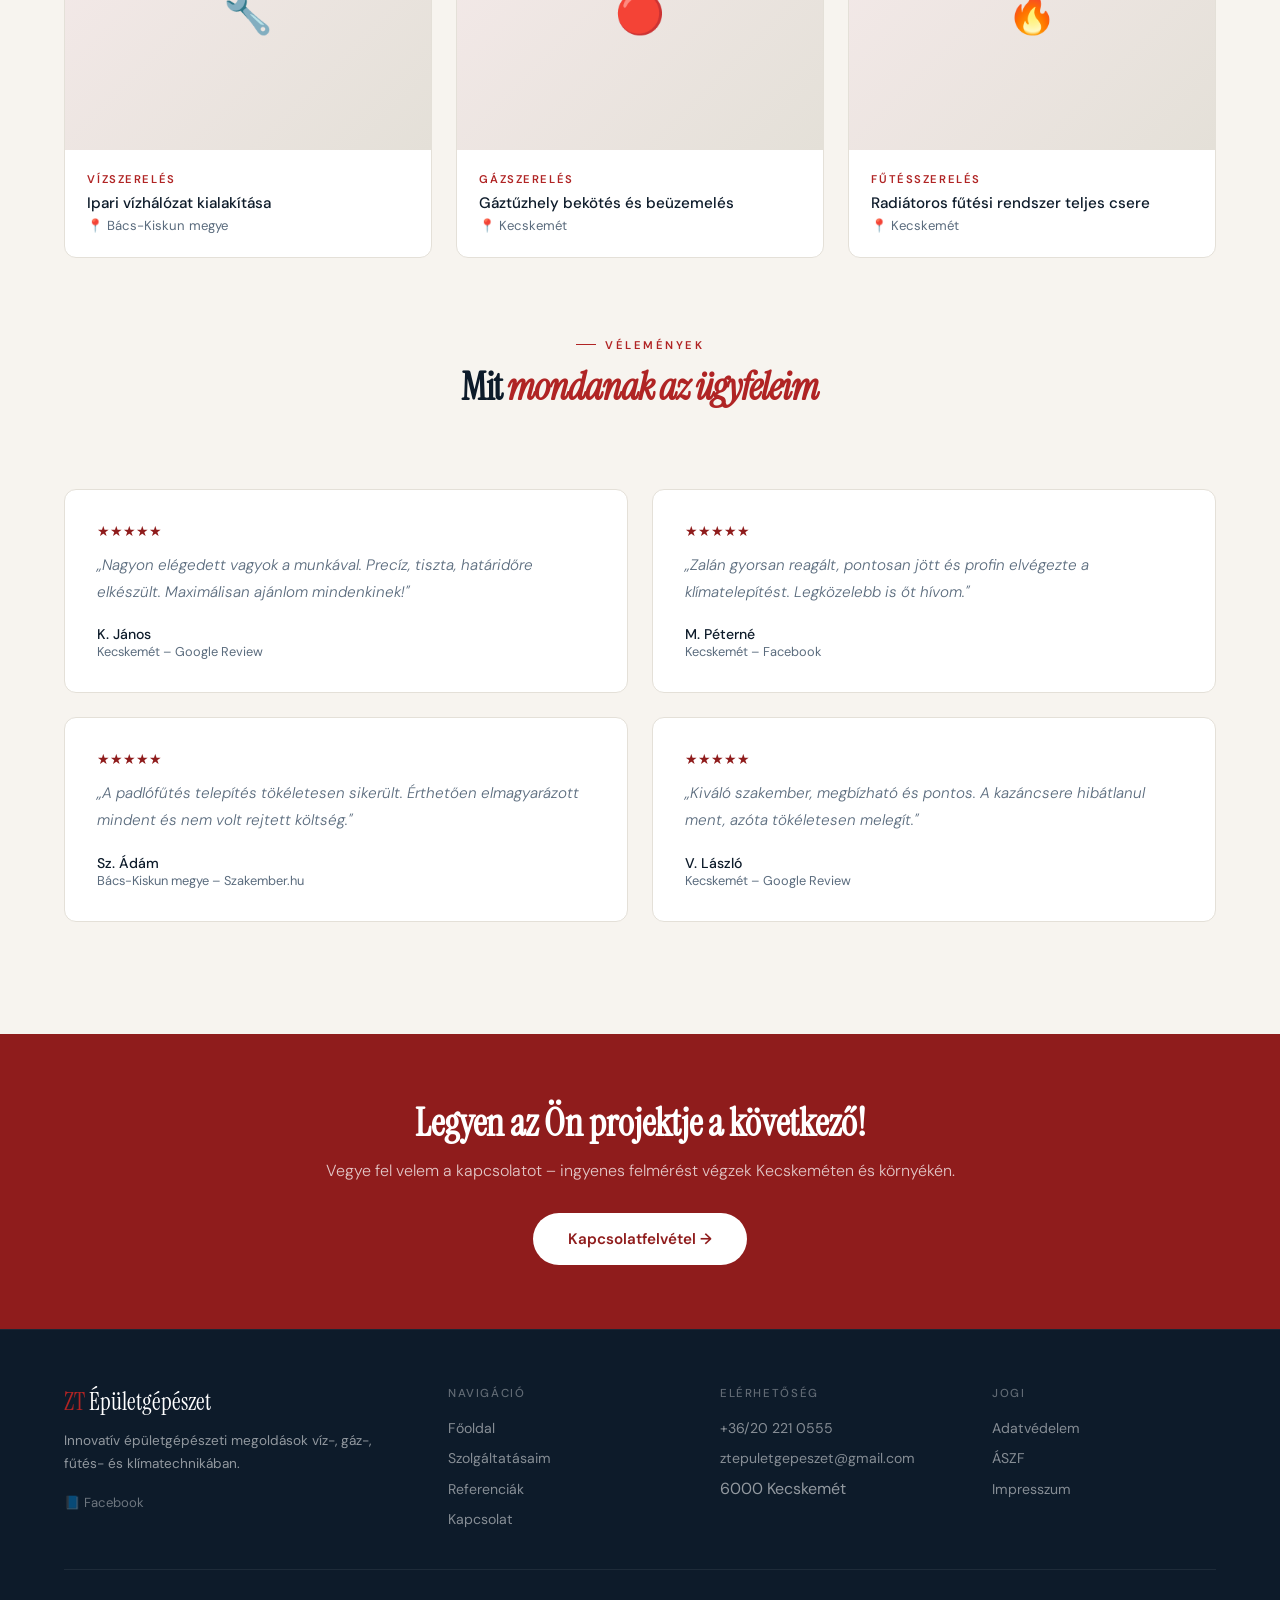
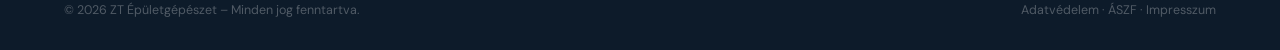
<file: referenciak/index.html>
<!DOCTYPE html>
<html lang="hu">
<head>
  <meta charset="UTF-8">
  <meta name="viewport" content="width=device-width, initial-scale=1.0">
  <title>Referenciák – ZT Épületgépészet</title>
  <meta name="description" content="ZT Épületgépészet referenciái – elkészült munkák, elégedett ügyfelek. Vízszerelés, fűtés, gáz és klíma kivitelezés Kecskeméten.">
  <link rel="preconnect" href="https://fonts.googleapis.com">
  <link href="https://fonts.googleapis.com/css2?family=DM+Sans:ital,wght@0,300;0,400;0,500;0,700;1,300&family=Instrument+Serif:ital@0;1&display=swap" rel="stylesheet">
  <link rel="stylesheet" href="../assets/css/style.css">
  <style>
    .reveal { opacity: 0; transform: translateY(20px); transition: opacity 0.6s, transform 0.6s; }
    .reveal.revealed { opacity: 1; transform: none; }

    .filter-bar {
      display: flex; gap: 0.6rem; flex-wrap: wrap; margin-bottom: 3rem;
    }
    .filter-btn {
      padding: 0.5rem 1.2rem; border-radius: 30px;
      border: 1.5px solid var(--border); background: none;
      font-family: 'DM Sans', sans-serif; font-size: 0.85rem;
      color: var(--muted); cursor: pointer; transition: all 0.2s;
    }
    .filter-btn.active, .filter-btn:hover {
      background: var(--crimson); border-color: var(--crimson);
      color: white;
    }

    .testimonials {
      display: grid; grid-template-columns: repeat(2,1fr); gap: 1.5rem;
      margin-top: 5rem;
    }
    .testimonial-card {
      background: var(--white); border-radius: 12px;
      padding: 2rem; border: 1px solid var(--border);
    }
    .testimonial-stars { color: var(--crimson); font-size: 0.9rem; margin-bottom: 0.75rem; }
    .testimonial-text {
      color: var(--muted); font-size: 0.95rem; line-height: 1.75;
      font-weight: 300; margin-bottom: 1.25rem; font-style: italic;
    }
    .testimonial-author { font-weight: 500; font-size: 0.88rem; color: var(--text); }
    .testimonial-role { font-size: 0.8rem; color: var(--muted); }

    @media (max-width: 680px) {
      .testimonials { grid-template-columns: 1fr; }
    }
  </style>
</head>
<body>

<!-- NAV -->
<nav>
  <a class="nav-logo" href="../index.html"><span>ZT</span> Épületgépészet</a>
  <ul class="nav-links">
    <li><a href="../index.html">Főoldal</a></li>
    <li><a href="../szolgaltatasaim/index.html">Szolgáltatásaim</a></li>
    <li><a href="index.html" class="active">Referenciák</a></li>
    <li><a href="../kapcsolat/index.html" class="nav-cta">Kapcsolat</a></li>
  </ul>
  <button class="nav-hamburger" aria-label="Menü"><span></span><span></span><span></span></button>
</nav>

<!-- PAGE HERO -->
<div class="page-hero">
  <div class="page-hero-blob"></div>
  <div class="container">
    <div class="eyebrow anim-1">Elkészült munkák</div>
    <h1 class="anim-2">Referenciáim –<br><em>büszkeségeim</em></h1>
    <p class="anim-3">Tekintsd meg az elmúlt időszak legszebb munkáit. Minden projekt egyedi figyelmet és precizitást kap.</p>
  </div>
</div>

<!-- GALLERY -->
<section class="section section--cream">
  <div class="container">

    <div class="filter-bar reveal" id="filter-bar">
      <button class="filter-btn active" data-filter="all">Összes</button>
      <button class="filter-btn" data-filter="viz">Vízszerelés</button>
      <button class="filter-btn" data-filter="futes">Fűtésszerelés</button>
      <button class="filter-btn" data-filter="gaz">Gázszerelés</button>
      <button class="filter-btn" data-filter="klima">Klímaszerelés</button>
    </div>

    <div class="ref-grid" id="ref-grid">

      <div class="ref-card reveal" data-cat="klima">
        <div class="ref-card-img-placeholder">❄️</div>
        <div class="ref-card-body">
          <div class="ref-card-tag">Klímaszerelés</div>
          <div class="ref-card-title">Inverteres klímarendszer telepítése</div>
          <div class="ref-card-loc">📍 Kecskemét, lakóépület</div>
        </div>
      </div>

      <div class="ref-card reveal" data-cat="futes">
        <div class="ref-card-img-placeholder">🔥</div>
        <div class="ref-card-body">
          <div class="ref-card-tag">Fűtésszerelés</div>
          <div class="ref-card-title">Padlófűtés kiépítése új építésű házban</div>
          <div class="ref-card-loc">📍 Kecskemét környéke</div>
        </div>
      </div>

      <div class="ref-card reveal" data-cat="viz">
        <div class="ref-card-img-placeholder">🔧</div>
        <div class="ref-card-body">
          <div class="ref-card-tag">Vízszerelés</div>
          <div class="ref-card-title">Fürdőszoba teljes vízszerelési felújítás</div>
          <div class="ref-card-loc">📍 Kecskemét</div>
        </div>
      </div>

      <div class="ref-card reveal" data-cat="gaz">
        <div class="ref-card-img-placeholder">🔴</div>
        <div class="ref-card-body">
          <div class="ref-card-tag">Gázszerelés</div>
          <div class="ref-card-title">Kondenzációs gázkazán csere</div>
          <div class="ref-card-loc">📍 Kecskemét</div>
        </div>
      </div>

      <div class="ref-card reveal" data-cat="klima">
        <div class="ref-card-img-placeholder">❄️</div>
        <div class="ref-card-body">
          <div class="ref-card-tag">Klímaszerelés</div>
          <div class="ref-card-title">Multi-split rendszer irodaépületbe</div>
          <div class="ref-card-loc">📍 Bács-Kiskun megye</div>
        </div>
      </div>

      <div class="ref-card reveal" data-cat="futes">
        <div class="ref-card-img-placeholder">🔥</div>
        <div class="ref-card-body">
          <div class="ref-card-tag">Fűtésszerelés</div>
          <div class="ref-card-title">Hőszivattyú telepítés és beüzemelés</div>
          <div class="ref-card-loc">📍 Kecskemét környéke</div>
        </div>
      </div>

      <div class="ref-card reveal" data-cat="viz">
        <div class="ref-card-img-placeholder">🔧</div>
        <div class="ref-card-body">
          <div class="ref-card-tag">Vízszerelés</div>
          <div class="ref-card-title">Ipari vízhálózat kialakítása</div>
          <div class="ref-card-loc">📍 Bács-Kiskun megye</div>
        </div>
      </div>

      <div class="ref-card reveal" data-cat="gaz">
        <div class="ref-card-img-placeholder">🔴</div>
        <div class="ref-card-body">
          <div class="ref-card-tag">Gázszerelés</div>
          <div class="ref-card-title">Gáztűzhely bekötés és beüzemelés</div>
          <div class="ref-card-loc">📍 Kecskemét</div>
        </div>
      </div>

      <div class="ref-card reveal" data-cat="futes">
        <div class="ref-card-img-placeholder">🔥</div>
        <div class="ref-card-body">
          <div class="ref-card-tag">Fűtésszerelés</div>
          <div class="ref-card-title">Radiátoros fűtési rendszer teljes csere</div>
          <div class="ref-card-loc">📍 Kecskemét</div>
        </div>
      </div>

    </div>

    <!-- Testimonials -->
    <div style="margin-top:5rem">
      <div class="reveal" style="text-align:center;margin-bottom:3rem">
        <div class="section-tag" style="justify-content:center">Vélemények</div>
        <h2 class="section-title">Mit <em>mondanak az ügyfeleim</em></h2>
      </div>
      <div class="testimonials">
        <div class="testimonial-card reveal">
          <div class="testimonial-stars">★★★★★</div>
          <p class="testimonial-text">„Nagyon elégedett vagyok a munkával. Precíz, tiszta, határidőre elkészült. Maximálisan ajánlom mindenkinek!"</p>
          <div class="testimonial-author">K. János</div>
          <div class="testimonial-role">Kecskemét – Google Review</div>
        </div>
        <div class="testimonial-card reveal">
          <div class="testimonial-stars">★★★★★</div>
          <p class="testimonial-text">„Zalán gyorsan reagált, pontosan jött és profin elvégezte a klímatelepítést. Legközelebb is őt hívom."</p>
          <div class="testimonial-author">M. Péterné</div>
          <div class="testimonial-role">Kecskemét – Facebook</div>
        </div>
        <div class="testimonial-card reveal">
          <div class="testimonial-stars">★★★★★</div>
          <p class="testimonial-text">„A padlófűtés telepítés tökéletesen sikerült. Érthetően elmagyarázott mindent és nem volt rejtett költség."</p>
          <div class="testimonial-author">Sz. Ádám</div>
          <div class="testimonial-role">Bács-Kiskun megye – Szakember.hu</div>
        </div>
        <div class="testimonial-card reveal">
          <div class="testimonial-stars">★★★★★</div>
          <p class="testimonial-text">„Kiváló szakember, megbízható és pontos. A kazáncsere hibátlanul ment, azóta tökéletesen melegít."</p>
          <div class="testimonial-author">V. László</div>
          <div class="testimonial-role">Kecskemét – Google Review</div>
        </div>
      </div>
    </div>

  </div>
</section>

<!-- CTA -->
<div class="cta-strip reveal">
  <h2>Legyen az Ön projektje a következő!</h2>
  <p>Vegye fel velem a kapcsolatot – ingyenes felmérést végzek Kecskeméten és környékén.</p>
  <a href="../kapcsolat/index.html" class="btn-white">Kapcsolatfelvétel →</a>
</div>

<!-- FOOTER -->
<footer>
  <div class="container">
    <div class="footer-top">
      <div>
        <a class="footer-brand-logo" href="../index.html"><span>ZT</span> Épületgépészet</a>
        <p class="footer-brand-desc">Innovatív épületgépészeti megoldások víz-, gáz-, fűtés- és klímatechnikában.</p>
        <div class="footer-social"><a href="https://www.facebook.com/profile.php?id=61583192375424" target="_blank" rel="noopener">📘 Facebook</a></div>
      </div>
      <div>
        <div class="footer-col-title">Navigáció</div>
        <ul class="footer-col-links">
          <li><a href="../index.html">Főoldal</a></li>
          <li><a href="../szolgaltatasaim/index.html">Szolgáltatásaim</a></li>
          <li><a href="index.html">Referenciák</a></li>
          <li><a href="../kapcsolat/index.html">Kapcsolat</a></li>
        </ul>
      </div>
      <div>
        <div class="footer-col-title">Elérhetőség</div>
        <ul class="footer-col-links">
          <li><a href="tel:+36202210555">+36/20 221 0555</a></li>
          <li><a href="mailto:ztepuletgepeszet@gmail.com">ztepuletgepeszet@gmail.com</a></li>
          <li>6000 Kecskemét</li>
        </ul>
      </div>
      <div>
        <div class="footer-col-title">Jogi</div>
        <ul class="footer-col-links">
          <li><a href="../adatvedelem/index.html">Adatvédelem</a></li>
          <li><a href="../aszf/index.html">ÁSZF</a></li>
          <li><a href="../impresszum/index.html">Impresszum</a></li>
        </ul>
      </div>
    </div>
    <div class="footer-bottom">
      <span>© 2026 ZT Épületgépészet – Minden jog fenntartva.</span>
      <span><a href="../adatvedelem/index.html">Adatvédelem</a> · <a href="../aszf/index.html">ÁSZF</a> · <a href="../impresszum/index.html">Impresszum</a></span>
    </div>
  </div>
</footer>

<script src="../assets/js/main.js"></script>
<script>
  // Filter logic
  document.querySelectorAll('.filter-btn').forEach(function(btn) {
    btn.addEventListener('click', function() {
      document.querySelectorAll('.filter-btn').forEach(function(b){ b.classList.remove('active'); });
      btn.classList.add('active');
      var filter = btn.dataset.filter;
      document.querySelectorAll('#ref-grid .ref-card').forEach(function(card) {
        if (filter === 'all' || card.dataset.cat === filter) {
          card.style.display = '';
        } else {
          card.style.display = 'none';
        }
      });
    });
  });
</script>
</body>
</html>
</file>
<file: assets/css/style.css>
/* ===========================
   ZT Épületgépészet – style.css
   =========================== */

*, *::before, *::after { box-sizing: border-box; margin: 0; padding: 0; }

:root {
  --crimson:      #8f1c1c;
  --crimson-dark: #6e1414;
  --crimson-pale: #f5eaea;
  --crimson-mid:  #b02424;
  --navy:         #0d1b2a;
  --navy-light:   #162436;
  --cream:        #f7f4ef;
  --white:        #ffffff;
  --text:         #0d1b2a;
  --muted:        #5a6b7d;
  --border:       #e4e0d8;
}

html { scroll-behavior: smooth; }

body {
  font-family: 'DM Sans', sans-serif;
  background: var(--cream);
  color: var(--text);
  overflow-x: hidden;
}

/* ── NAV ── */
nav {
  position: fixed; top: 0; left: 0; right: 0; z-index: 100;
  display: flex; align-items: center; justify-content: space-between;
  padding: 1.25rem 4rem;
  background: rgba(13,27,42,0.97);
  backdrop-filter: blur(12px);
  border-bottom: 1px solid rgba(255,255,255,0.06);
}
.nav-logo {
  font-family: 'Instrument Serif', serif;
  font-size: 1.6rem;
  color: var(--white);
  letter-spacing: -0.02em;
  text-decoration: none;
}
.nav-logo span { color: var(--crimson-mid); }

.nav-links { display: flex; gap: 2.5rem; list-style: none; align-items: center; }
.nav-links a {
  color: rgba(255,255,255,0.65);
  text-decoration: none;
  font-size: 0.88rem;
  font-weight: 400;
  letter-spacing: 0.05em;
  text-transform: uppercase;
  transition: color 0.2s;
}
.nav-links a:hover, .nav-links a.active { color: var(--white); }

.nav-cta {
  background: var(--crimson) !important;
  color: white !important;
  padding: 0.55rem 1.4rem !important;
  border-radius: 40px !important;
  font-weight: 500 !important;
  text-transform: none !important;
  letter-spacing: 0 !important;
  font-size: 0.9rem !important;
  transition: background 0.2s !important;
}
.nav-cta:hover { background: var(--crimson-dark) !important; }

/* Mobile hamburger */
.nav-hamburger {
  display: none;
  flex-direction: column; gap: 5px; cursor: pointer;
  background: none; border: none; padding: 4px;
}
.nav-hamburger span {
  display: block; width: 24px; height: 2px;
  background: rgba(255,255,255,0.8);
  border-radius: 2px;
  transition: transform 0.3s, opacity 0.3s;
}

/* ── HERO ── */
.hero {
  min-height: 100vh;
  background: var(--navy);
  display: grid;
  grid-template-columns: 1fr 1fr;
  position: relative;
  overflow: hidden;
}
.hero-blob {
  position: absolute;
  border-radius: 50%;
  background: var(--crimson);
  pointer-events: none;
}
.hero-blob-1 { width: 560px; height: 560px; opacity: 0.06; top: -180px; right: -80px; }
.hero-blob-2 { width: 260px; height: 260px; opacity: 0.04; bottom: 120px; left: 220px; }

.hero-left {
  display: flex; flex-direction: column; justify-content: center;
  padding: 8rem 4rem 6rem;
  position: relative; z-index: 2;
}
.eyebrow {
  font-size: 0.72rem;
  letter-spacing: 0.22em;
  text-transform: uppercase;
  color: var(--crimson-mid);
  font-weight: 600;
  margin-bottom: 1.5rem;
  display: flex; align-items: center; gap: 0.75rem;
}
.eyebrow::before {
  content: '';
  display: block; width: 32px; height: 1px;
  background: var(--crimson-mid);
}
.hero-title {
  font-family: 'Instrument Serif', serif;
  font-size: clamp(2.8rem, 4.5vw, 4.8rem);
  color: var(--white);
  line-height: 1.06;
  letter-spacing: -0.03em;
  margin-bottom: 1.75rem;
}
.hero-title em { font-style: italic; color: var(--crimson-mid); }

.hero-desc {
  color: rgba(255,255,255,0.58);
  font-size: 1.05rem;
  line-height: 1.78;
  max-width: 440px;
  margin-bottom: 2.5rem;
  font-weight: 300;
}
.hero-btns { display: flex; gap: 1rem; align-items: center; flex-wrap: wrap; }

.btn-primary {
  background: var(--crimson);
  color: white;
  padding: 1rem 2rem;
  border-radius: 50px;
  font-size: 0.95rem; font-weight: 500;
  text-decoration: none;
  display: inline-block;
  transition: background 0.2s, transform 0.15s;
}
.btn-primary:hover { background: var(--crimson-dark); transform: translateY(-2px); }

.btn-ghost {
  color: rgba(255,255,255,0.65);
  font-size: 0.9rem;
  text-decoration: none;
  display: inline-flex; align-items: center; gap: 0.4rem;
  transition: color 0.2s;
}
.btn-ghost:hover { color: white; }
.btn-ghost::after { content: '→'; transition: transform 0.2s; }
.btn-ghost:hover::after { transform: translateX(4px); }

.hero-right {
  position: relative;
  overflow: hidden;
}
.hero-right img {
  width: 100%; height: 100%;
  object-fit: cover;
  opacity: 0.45;
  filter: grayscale(25%);
}
.hero-right::before {
  content: '';
  position: absolute; inset: 0; z-index: 1;
  background: linear-gradient(to right, var(--navy) 0%, transparent 45%);
}

/* ── STATS BAR ── */
.stats-bar {
  background: var(--crimson);
  display: flex;
}
.stat-item {
  flex: 1; text-align: center;
  padding: 2rem 1.5rem;
  border-right: 1px solid rgba(255,255,255,0.22);
}
.stat-item:last-child { border-right: none; }
.stat-num {
  font-family: 'Instrument Serif', serif;
  font-size: 2.6rem;
  color: white; line-height: 1;
  margin-bottom: 0.3rem;
}
.stat-label {
  font-size: 0.76rem; color: rgba(255,255,255,0.78);
  text-transform: uppercase; letter-spacing: 0.1em;
}

/* ── SECTION BASE ── */
.section { padding: 7rem 4rem; }
.section--white  { background: var(--white); }
.section--cream  { background: var(--cream); }
.section--navy   { background: var(--navy); }

.container { max-width: 1200px; margin: 0 auto; }

.section-tag {
  font-size: 0.7rem; letter-spacing: 0.22em;
  text-transform: uppercase; color: var(--crimson-mid);
  font-weight: 600; margin-bottom: 0.9rem;
  display: flex; align-items: center; gap: 0.6rem;
}
.section-tag::before {
  content: ''; width: 20px; height: 1px;
  background: var(--crimson-mid); display: block;
}
.section-tag--light { color: rgba(255,255,255,0.5); }
.section-tag--light::before { background: rgba(255,255,255,0.4); }

.section-title {
  font-family: 'Instrument Serif', serif;
  font-size: clamp(1.9rem, 3vw, 2.9rem);
  line-height: 1.12; letter-spacing: -0.025em; color: var(--text);
}
.section-title em   { font-style: italic; color: var(--crimson-mid); }
.section-title--light { color: var(--white); }

/* ── PAGE HERO (inner pages) ── */
.page-hero {
  background: var(--navy);
  padding: 10rem 4rem 5rem;
  position: relative; overflow: hidden;
}
.page-hero-blob {
  position: absolute; border-radius: 50%;
  background: var(--crimson); opacity: 0.07; pointer-events: none;
  width: 500px; height: 500px; top: -150px; right: -100px;
}
.page-hero .eyebrow { color: var(--crimson-mid); }
.page-hero .eyebrow::before { background: var(--crimson-mid); }
.page-hero h1 {
  font-family: 'Instrument Serif', serif;
  font-size: clamp(2.4rem, 4vw, 4rem);
  color: var(--white); line-height: 1.08;
  letter-spacing: -0.03em; margin-bottom: 1rem;
}
.page-hero h1 em { font-style: italic; color: var(--crimson-mid); }
.page-hero p {
  color: rgba(255,255,255,0.58);
  font-size: 1.05rem; line-height: 1.75;
  max-width: 560px; font-weight: 300;
}

/* ── ABOUT (index) ── */
.about-grid {
  display: grid; grid-template-columns: 1fr 1fr;
  gap: 6rem; align-items: center;
}
.about-img-wrap { position: relative; }
.about-img-wrap img {
  width: 100%; aspect-ratio: 4/5;
  object-fit: cover; border-radius: 4px; display: block;
}
.about-badge {
  position: absolute; bottom: -1.5rem; right: -1.5rem;
  background: var(--crimson); color: white;
  padding: 1.4rem 1.8rem; border-radius: 4px;
  font-family: 'Instrument Serif', serif; font-size: 1rem;
  line-height: 1.3; text-align: center; max-width: 170px;
}
.about-badge strong { display: block; font-size: 2rem; }

.about-lead {
  color: var(--muted); font-size: 1.05rem;
  line-height: 1.8; margin-bottom: 1.25rem; font-weight: 300;
}
.about-lead strong { color: var(--text); font-weight: 500; }

.quality-list { display: flex; flex-direction: column; gap: 0.9rem; margin-top: 2rem; }
.quality-item {
  display: flex; gap: 1rem; align-items: flex-start;
  padding: 1rem 1.2rem; background: var(--cream);
  border-radius: 8px; border-left: 3px solid var(--crimson);
}
.quality-icon {
  width: 36px; height: 36px; background: var(--crimson-pale);
  border-radius: 6px; display: flex; align-items: center;
  justify-content: center; flex-shrink: 0; font-size: 1rem;
}
.quality-text strong { display: block; font-size: 0.88rem; font-weight: 500; margin-bottom: 0.15rem; }
.quality-text span   { font-size: 0.83rem; color: var(--muted); }

/* ── SERVICES GRID ── */
.services-grid {
  display: grid; grid-template-columns: repeat(2,1fr); gap: 1.5rem;
}
.service-card {
  background: var(--white); border-radius: 12px;
  padding: 2.4rem; border: 1px solid var(--border);
  transition: border-color 0.25s, transform 0.2s, box-shadow 0.25s;
  position: relative; overflow: hidden;
}
.service-card::before {
  content: ''; position: absolute;
  top: 0; left: 0; right: 0; height: 3px;
  background: var(--crimson);
  transform: scaleX(0); transform-origin: left;
  transition: transform 0.3s;
}
.service-card:hover {
  border-color: transparent;
  transform: translateY(-4px);
  box-shadow: 0 20px 60px rgba(13,27,42,0.09);
}
.service-card:hover::before { transform: scaleX(1); }
.service-num {
  font-family: 'Instrument Serif', serif;
  font-size: 3.2rem; color: var(--border);
  line-height: 1; margin-bottom: 1rem;
  transition: color 0.25s;
}
.service-card:hover .service-num { color: var(--crimson-pale); }
.service-icon-bg {
  width: 52px; height: 52px;
  background: var(--crimson-pale); border-radius: 12px;
  display: flex; align-items: center; justify-content: center;
  margin-bottom: 1.4rem; font-size: 1.5rem;
}
.service-title {
  font-family: 'Instrument Serif', serif;
  font-size: 1.55rem; color: var(--text); margin-bottom: 0.7rem;
}
.service-desc {
  color: var(--muted); font-size: 0.93rem;
  line-height: 1.76; font-weight: 300;
}
.service-card--full { grid-column: span 2; }

/* ── FULL SERVICE ROWS (szolgaltatasaim page) ── */
.service-row {
  display: grid; grid-template-columns: 1fr 1fr;
  gap: 4rem; align-items: center;
  padding: 4rem 0;
  border-bottom: 1px solid var(--border);
}
.service-row:last-child { border-bottom: none; }
.service-row--reverse { direction: rtl; }
.service-row--reverse > * { direction: ltr; }
.service-row-img img {
  width: 100%; aspect-ratio: 4/3;
  object-fit: cover; border-radius: 8px;
  display: block;
}
.service-row-tag { font-size: 0.7rem; letter-spacing: 0.18em; text-transform: uppercase; color: var(--crimson-mid); font-weight: 600; margin-bottom: 0.8rem; }
.service-row-title { font-family: 'Instrument Serif', serif; font-size: 2rem; margin-bottom: 1rem; }
.service-row-desc { color: var(--muted); line-height: 1.78; margin-bottom: 1.5rem; font-weight: 300; }
.service-bullets { list-style: none; display: flex; flex-direction: column; gap: 0.55rem; }
.service-bullets li {
  font-size: 0.92rem; color: var(--muted);
  padding-left: 1.4rem; position: relative;
}
.service-bullets li::before {
  content: ''; position: absolute; left: 0; top: 0.55em;
  width: 8px; height: 8px; border-radius: 50%;
  background: var(--crimson);
}

/* ── REVIEWS ── */
.reviews-grid {
  display: grid; grid-template-columns: repeat(3,1fr); gap: 1.5rem;
}
.review-card {
  background: rgba(255,255,255,0.05);
  border: 1px solid rgba(255,255,255,0.08);
  border-radius: 12px; padding: 2rem;
}
.review-platform {
  font-size: 0.72rem; letter-spacing: 0.14em;
  text-transform: uppercase; color: var(--crimson-mid);
  font-weight: 600; margin-bottom: 1rem;
}
.review-score {
  font-family: 'Instrument Serif', serif;
  font-size: 3rem; color: white; line-height: 1; margin-bottom: 0.2rem;
}
.review-count { font-size: 0.82rem; color: rgba(255,255,255,0.4); margin-bottom: 0.8rem; }
.stars { color: var(--crimson-mid); font-size: 1rem; letter-spacing: 2px; }

/* ── FAQ ── */
.faq-list { display: flex; flex-direction: column; gap: 0; }
.faq-item {
  border-bottom: 1px solid var(--border);
}
.faq-question {
  width: 100%; background: none; border: none;
  display: flex; justify-content: space-between; align-items: center;
  padding: 1.5rem 0; cursor: pointer;
  text-align: left; gap: 1rem;
}
.faq-question-text { font-size: 1rem; font-weight: 500; color: var(--text); }
.faq-icon {
  width: 28px; height: 28px; border-radius: 50%;
  background: var(--crimson-pale); color: var(--crimson);
  display: flex; align-items: center; justify-content: center;
  font-size: 1.1rem; flex-shrink: 0;
  transition: transform 0.25s, background 0.2s;
  font-family: monospace;
}
.faq-item.open .faq-icon { transform: rotate(45deg); background: var(--crimson); color: white; }
.faq-answer {
  max-height: 0; overflow: hidden;
  transition: max-height 0.35s ease, padding 0.25s;
}
.faq-answer-inner {
  padding-bottom: 1.5rem;
  color: var(--muted); line-height: 1.78; font-weight: 300;
}
.faq-item.open .faq-answer { max-height: 400px; }

/* ── CONTACT FORM ── */
.contact-grid {
  display: grid; grid-template-columns: 1fr 1fr;
  gap: 5rem; align-items: start;
}
.contact-desc { color: var(--muted); font-size: 1rem; line-height: 1.75; margin-bottom: 2.5rem; font-weight: 300; }
.contact-info-list { display: flex; flex-direction: column; gap: 1rem; }
.contact-info-item { display: flex; gap: 1rem; align-items: center; }
.contact-info-icon {
  width: 44px; height: 44px; background: var(--crimson);
  border-radius: 10px; display: flex; align-items: center;
  justify-content: center; font-size: 1.1rem; flex-shrink: 0;
}
.contact-info-text strong {
  display: block; font-size: 0.76rem; color: var(--muted);
  text-transform: uppercase; letter-spacing: 0.08em;
  margin-bottom: 0.1rem; font-weight: 400;
}
.contact-info-text a, .contact-info-text span {
  color: var(--text); font-weight: 500;
  font-size: 0.98rem; text-decoration: none;
}
.contact-info-text a:hover { color: var(--crimson); }

.contact-form-box {
  background: var(--white); border-radius: 16px;
  padding: 2.4rem; border: 1px solid var(--border);
}
.form-title {
  font-family: 'Instrument Serif', serif;
  font-size: 1.5rem; margin-bottom: 1.75rem; color: var(--text);
}
.form-row { display: grid; grid-template-columns: 1fr 1fr; gap: 1rem; }
.form-group { display: flex; flex-direction: column; gap: 0.4rem; margin-bottom: 1rem; }
.form-group label {
  font-size: 0.76rem; color: var(--muted); font-weight: 500;
  text-transform: uppercase; letter-spacing: 0.08em;
}
.form-group input, .form-group textarea, .form-group select {
  border: 1.5px solid var(--border); border-radius: 8px;
  padding: 0.85rem 1rem; font-family: 'DM Sans', sans-serif;
  font-size: 0.95rem; color: var(--text);
  background: var(--cream); outline: none;
  transition: border-color 0.2s; width: 100%;
  appearance: none;
}
.form-group input:focus, .form-group textarea:focus, .form-group select:focus { border-color: var(--crimson); }
.form-group textarea { resize: vertical; min-height: 110px; }
.form-submit {
  width: 100%; background: var(--navy); color: white;
  border: none; border-radius: 50px; padding: 1rem;
  font-family: 'DM Sans', sans-serif; font-size: 0.95rem;
  font-weight: 500; cursor: pointer;
  transition: background 0.2s, transform 0.15s;
}
.form-submit:hover { background: var(--crimson); transform: translateY(-1px); }

/* ── REFERENCES / GALLERY ── */
.ref-grid {
  display: grid;
  grid-template-columns: repeat(3,1fr); gap: 1.5rem;
}
.ref-card {
  background: var(--white); border-radius: 12px;
  overflow: hidden; border: 1px solid var(--border);
  transition: transform 0.2s, box-shadow 0.2s;
}
.ref-card:hover { transform: translateY(-4px); box-shadow: 0 16px 48px rgba(13,27,42,0.1); }
.ref-card-img {
  width: 100%; aspect-ratio: 4/3;
  object-fit: cover; display: block;
  background: var(--cream);
}
.ref-card-img-placeholder {
  width: 100%; aspect-ratio: 4/3;
  background: linear-gradient(135deg, var(--crimson-pale), var(--border));
  display: flex; align-items: center; justify-content: center;
  font-size: 2.5rem; color: var(--crimson);
}
.ref-card-body { padding: 1.4rem; }
.ref-card-tag {
  font-size: 0.7rem; letter-spacing: 0.14em;
  text-transform: uppercase; color: var(--crimson-mid);
  font-weight: 600; margin-bottom: 0.4rem;
}
.ref-card-title { font-weight: 500; font-size: 0.95rem; color: var(--text); margin-bottom: 0.3rem; }
.ref-card-loc { font-size: 0.82rem; color: var(--muted); }

/* ── LEGAL PAGES ── */
.legal-content {
  max-width: 780px; margin: 0 auto;
  line-height: 1.8; color: var(--text);
}
.legal-content h2 {
  font-family: 'Instrument Serif', serif;
  font-size: 1.4rem; margin: 2.5rem 0 0.75rem;
  color: var(--text);
}
.legal-content h2:first-child { margin-top: 0; }
.legal-content p  { margin-bottom: 1rem; color: var(--muted); font-weight: 300; }
.legal-content ul { padding-left: 1.4rem; margin-bottom: 1rem; color: var(--muted); }
.legal-content li { margin-bottom: 0.4rem; }
.legal-content a  { color: var(--crimson); }

/* ── CTA STRIP ── */
.cta-strip {
  background: var(--crimson); padding: 4rem;
  text-align: center;
}
.cta-strip h2 {
  font-family: 'Instrument Serif', serif;
  font-size: clamp(1.8rem, 3vw, 2.6rem);
  color: white; margin-bottom: 0.75rem;
}
.cta-strip p { color: rgba(255,255,255,0.75); margin-bottom: 2rem; font-weight: 300; }
.btn-white {
  background: white; color: var(--crimson);
  padding: 1rem 2.2rem; border-radius: 50px;
  font-weight: 600; font-size: 0.95rem;
  text-decoration: none; display: inline-block;
  transition: transform 0.15s, box-shadow 0.2s;
}
.btn-white:hover { transform: translateY(-2px); box-shadow: 0 12px 32px rgba(0,0,0,0.18); }

/* ── FOOTER ── */
footer {
  background: var(--navy);
  color: rgba(255,255,255,0.55);
  padding: 3.5rem 4rem 2rem;
  border-top: 1px solid rgba(255,255,255,0.05);
}
.footer-top {
  display: grid; grid-template-columns: 1.5fr 1fr 1fr 1fr;
  gap: 3rem; padding-bottom: 2.5rem;
  border-bottom: 1px solid rgba(255,255,255,0.07);
  margin-bottom: 2rem;
}
.footer-brand-logo {
  font-family: 'Instrument Serif', serif;
  font-size: 1.5rem; color: white;
  text-decoration: none; display: block; margin-bottom: 0.75rem;
}
.footer-brand-logo span { color: var(--crimson-mid); }
.footer-brand-desc { font-size: 0.85rem; line-height: 1.7; margin-bottom: 1rem; }
.footer-social a {
  display: inline-flex; align-items: center; gap: 0.4rem;
  color: rgba(255,255,255,0.4); text-decoration: none;
  font-size: 0.82rem; transition: color 0.2s;
}
.footer-social a:hover { color: white; }

.footer-col-title {
  font-size: 0.72rem; letter-spacing: 0.14em;
  text-transform: uppercase; color: rgba(255,255,255,0.35);
  font-weight: 500; margin-bottom: 1rem;
}
.footer-col-links { list-style: none; display: flex; flex-direction: column; gap: 0.6rem; }
.footer-col-links a {
  color: rgba(255,255,255,0.5); text-decoration: none;
  font-size: 0.88rem; transition: color 0.2s;
}
.footer-col-links a:hover { color: white; }

.footer-bottom {
  display: flex; justify-content: space-between;
  font-size: 0.78rem; color: rgba(255,255,255,0.28);
}
.footer-bottom a { color: rgba(255,255,255,0.28); text-decoration: none; }
.footer-bottom a:hover { color: rgba(255,255,255,0.55); }

/* ── ANIMATIONS ── */
@keyframes fadeUp {
  from { opacity: 0; transform: translateY(22px); }
  to   { opacity: 1; transform: translateY(0); }
}
.anim-1 { animation: fadeUp 0.7s 0.1s both; }
.anim-2 { animation: fadeUp 0.7s 0.22s both; }
.anim-3 { animation: fadeUp 0.7s 0.36s both; }
.anim-4 { animation: fadeUp 0.7s 0.48s both; }

/* ── RESPONSIVE ── */
@media (max-width: 900px) {
  nav { padding: 1rem 1.5rem; }
  .nav-links { display: none; flex-direction: column; position: absolute;
    top: 100%; left: 0; right: 0;
    background: rgba(13,27,42,0.98);
    padding: 1.5rem; gap: 1.25rem;
    border-top: 1px solid rgba(255,255,255,0.06); }
  .nav-links.open { display: flex; }
  .nav-hamburger { display: flex; }

  .hero { grid-template-columns: 1fr; min-height: auto; }
  .hero-right { display: none; }
  .hero-left { padding: 7rem 1.5rem 4rem; }

  .stats-bar { flex-wrap: wrap; }
  .stat-item { flex: 1 1 45%; border-right: none; border-bottom: 1px solid rgba(255,255,255,0.2); }

  .section { padding: 4rem 1.5rem; }
  .page-hero { padding: 8rem 1.5rem 3.5rem; }

  .about-grid,
  .service-row,
  .contact-grid { grid-template-columns: 1fr; gap: 2.5rem; }
  .service-row--reverse { direction: ltr; }
  .about-badge { right: 0; bottom: -1rem; }

  .services-grid { grid-template-columns: 1fr; }
  .service-card--full { grid-column: span 1; }

  .reviews-grid { grid-template-columns: 1fr; }
  .ref-grid { grid-template-columns: 1fr 1fr; }

  .footer-top { grid-template-columns: 1fr 1fr; gap: 2rem; }
  .footer-bottom { flex-direction: column; gap: 0.4rem; text-align: center; }

  .form-row { grid-template-columns: 1fr; }
  .cta-strip { padding: 3rem 1.5rem; }
  footer { padding: 2.5rem 1.5rem 1.5rem; }
}

@media (max-width: 520px) {
  .ref-grid { grid-template-columns: 1fr; }
  .stat-item { flex: 1 1 100%; }
  .footer-top { grid-template-columns: 1fr; }
}
</file>
